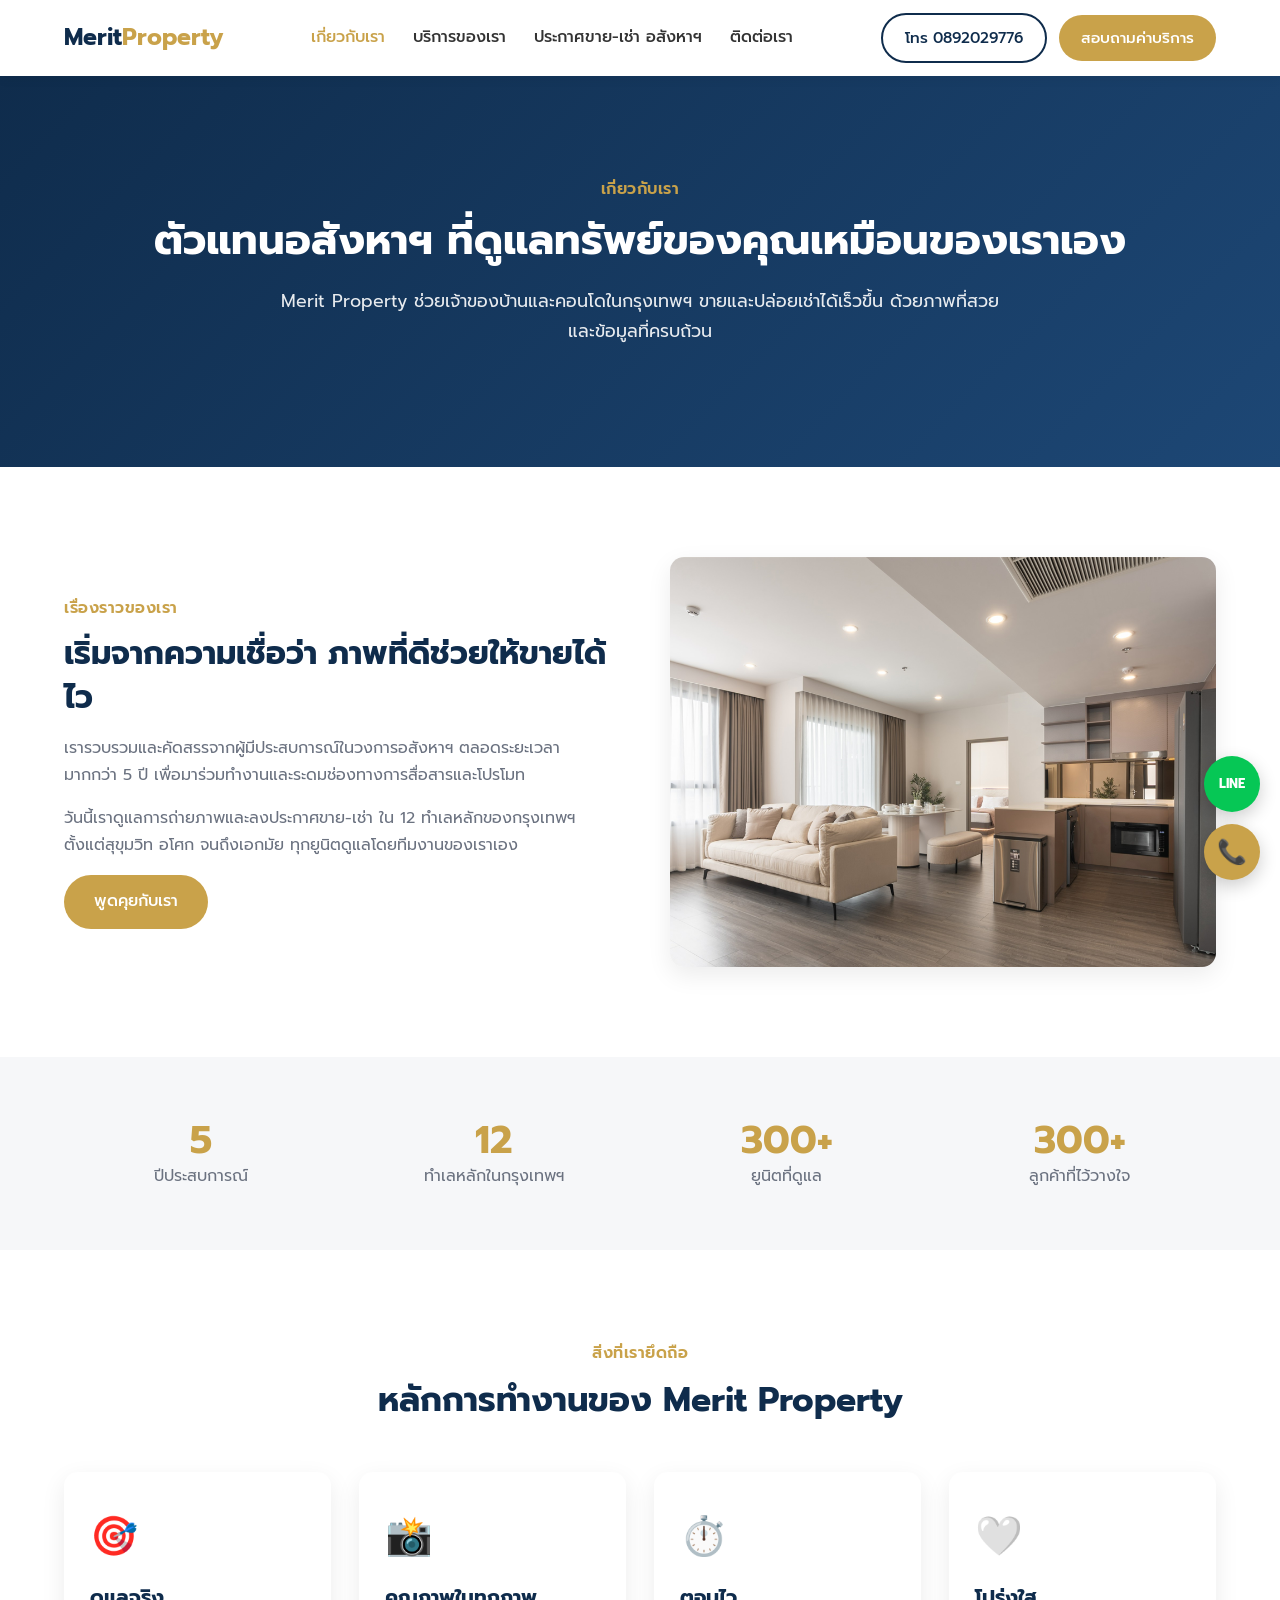
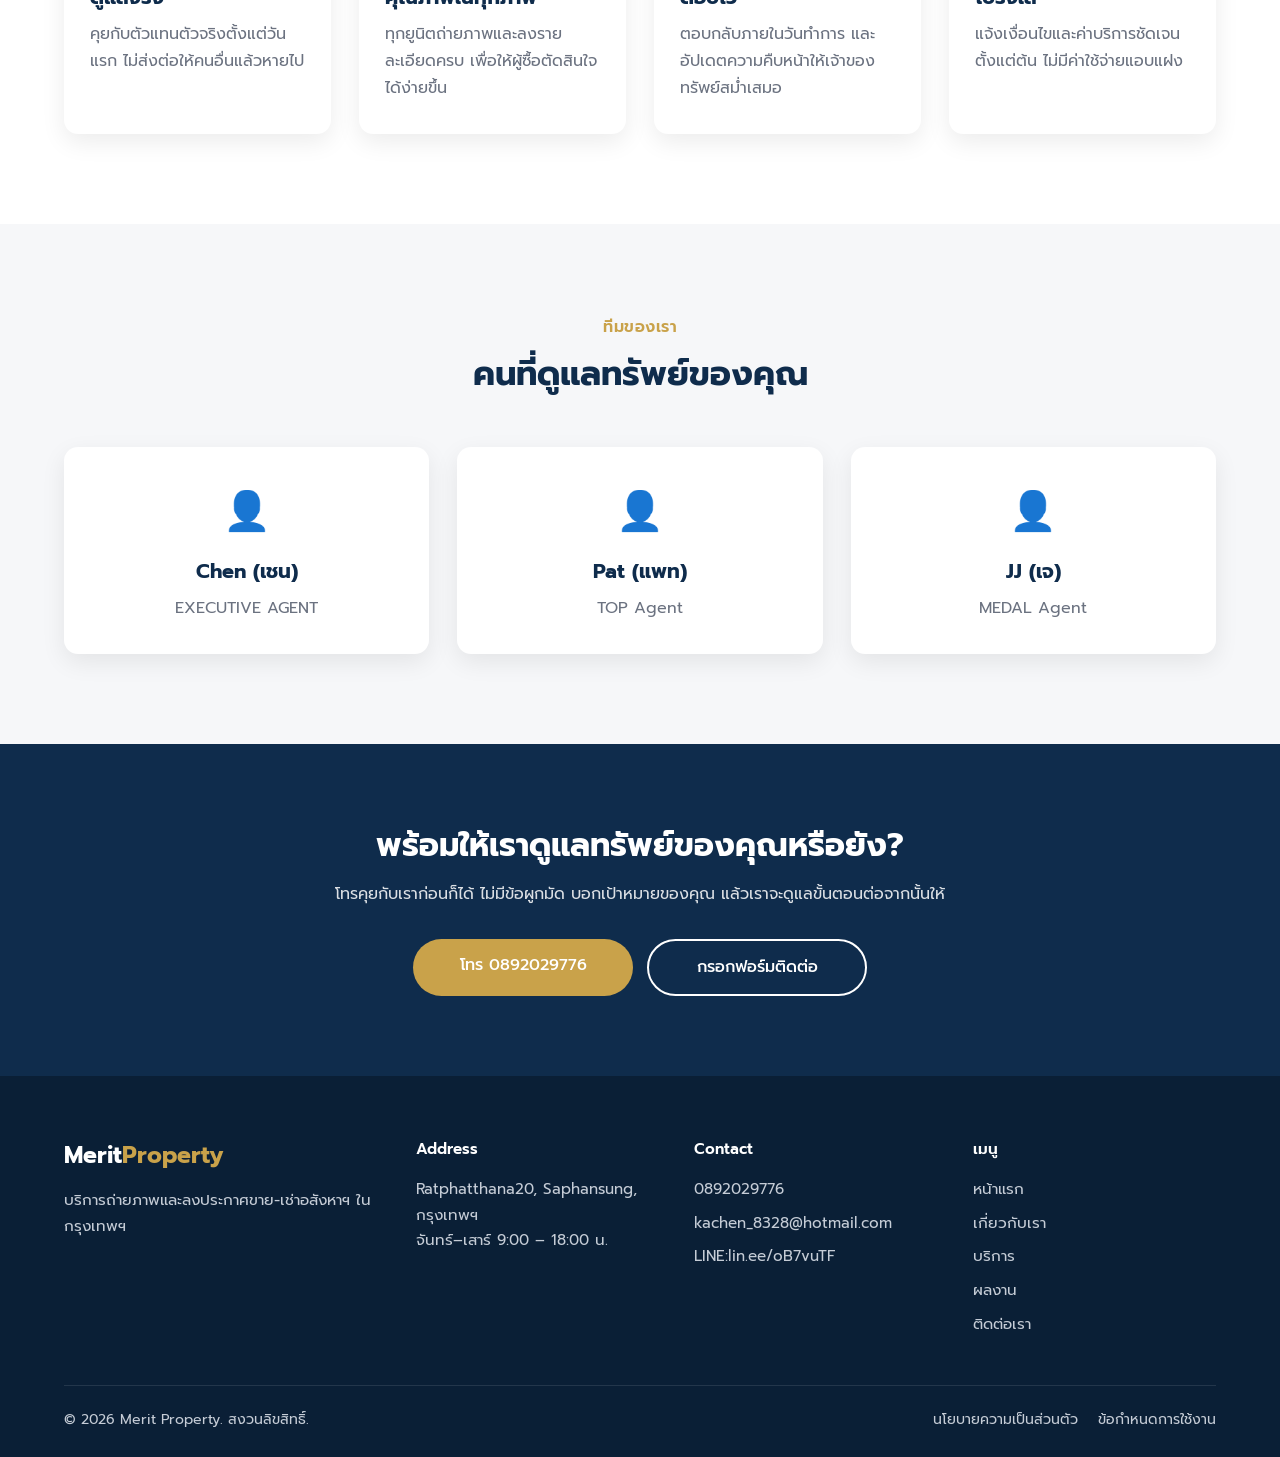
<file: about.html>
<!DOCTYPE html>
<html lang="th">
<head>
  <meta charset="UTF-8" />
  <meta name="viewport" content="width=device-width, initial-scale=1.0" />
  <title>เกี่ยวกับเรา | Merit Property</title>
  <meta name="description" content="รู้จัก Merit Property ทีมตัวแทนอสังหาฯ ในกรุงเทพฯ ที่ดูแลการถ่ายภาพและลงประกาศขาย-เช่าด้วยตัวเอง" />
  <link href="https://fonts.googleapis.com/css2?family=Prompt:wght@300;400;500;600;700&display=swap" rel="stylesheet" />
  <link rel="stylesheet" href="style.css" />
</head>
<body>
<style>
    :root{
      --primary:#0f2c4c; --primary-dark:#0a1f36; --accent:#c9a24a; --accent-dark:#b08a35;
      --light:#f6f7f9; --text:#333; --muted:#6b7280; --white:#fff;
      --radius:14px; --shadow:0 8px 24px rgba(0,0,0,.08);
    }
    *{margin:0;padding:0;box-sizing:border-box}
    html{scroll-behavior:smooth}
    body{font-family:'Prompt',sans-serif;color:var(--text);line-height:1.7;background:var(--white)}
    a{text-decoration:none;color:inherit}
    .container{width:90%;max-width:1200px;margin:auto}
    section{padding:90px 0}
    .eyebrow{display:inline-block;color:var(--accent);font-weight:600;letter-spacing:.5px;margin-bottom:10px}
    h1,h2,h3{color:var(--primary);line-height:1.35}
    .btn{display:inline-block;padding:13px 30px;border-radius:50px;font-weight:500;transition:.3s;cursor:pointer;border:none;font-family:inherit;font-size:1rem;text-align:center}
    .btn-primary{background:var(--accent);color:var(--white)}
    .btn-primary:hover{background:var(--accent-dark);transform:translateY(-2px)}
    .btn-outline{border:2px solid var(--primary);color:var(--primary);background:transparent}
    .btn-outline:hover{background:var(--primary);color:var(--white)}
    .btn-light{border:2px solid var(--white);color:var(--white)}
    .btn-light:hover{background:var(--white);color:var(--primary)}

    /* ===== Header ===== */
    header{position:sticky;top:0;z-index:1000;background:var(--white);box-shadow:0 2px 12px rgba(0,0,0,.06)}
    nav{display:flex;justify-content:space-between;align-items:center;height:76px;gap:20px}
    .logo{font-size:1.45rem;font-weight:700;color:var(--primary)}
    .logo b{color:var(--accent)}
    .nav-links{display:flex;gap:28px;list-style:none}
    .nav-links a{font-weight:500;transition:.3s}
    .nav-links a:hover,.nav-links a.active{color:var(--accent)}
    .nav-actions{display:flex;gap:12px;align-items:center}
    .nav-actions .btn{padding:10px 22px;font-size:.95rem}
    .menu-toggle{display:none;font-size:1.8rem;background:none;border:none;cursor:pointer;color:var(--primary)}

    /* ===== Hero ===== */
    .hero{background:linear-gradient(135deg,var(--primary),#1d4775);color:var(--white);text-align:center;padding:100px 0 90px}
    .hero .eyebrow{color:var(--accent)}
    .hero h1{color:var(--white);font-size:2.6rem;margin-bottom:18px}
    .hero p{max-width:720px;margin:0 auto 30px;opacity:.9;font-size:1.1rem}
    .hero p a{color:var(--accent);font-weight:600;text-decoration:underline}
    .hero-buttons{display:flex;gap:14px;justify-content:center;flex-wrap:wrap}

    /* ===== Contact ===== */
    .contact-wrap{display:grid;grid-template-columns:1fr 1.25fr;gap:50px;align-items:start}
    .contact-text h2{font-size:2rem;margin-bottom:8px}
    .contact-text p{color:var(--muted);margin-bottom:28px}
    .info-item{display:flex;gap:14px;align-items:flex-start;margin-bottom:18px}
    .info-item .ic{width:46px;height:46px;flex-shrink:0;border-radius:12px;background:var(--light);display:flex;align-items:center;justify-content:center;font-size:1.25rem}
    .info-item small{display:block;color:var(--muted);font-size:.85rem}
    .info-item a{word-break:break-all}
    .info-item a:hover{color:var(--accent)}
    .map{margin-top:24px;border-radius:var(--radius);overflow:hidden;box-shadow:var(--shadow)}
    .map iframe{width:100%;height:260px;border:0;display:block}

    .contact-form{background:var(--white);padding:40px;border-radius:var(--radius);box-shadow:var(--shadow);border:1px solid #eee}
    .form-row{display:grid;grid-template-columns:1fr 1fr;gap:16px}
    .form-group{margin-bottom:18px}
    .form-group label{display:block;margin-bottom:6px;font-weight:500;font-size:.95rem}
    .form-group label .req{color:#d14343}
    .form-group input,.form-group select,.form-group textarea{width:100%;padding:12px 15px;border:1px solid #ddd;border-radius:8px;font-family:inherit;font-size:1rem;transition:.3s;background:var(--white)}
    .form-group input:focus,.form-group select:focus,.form-group textarea:focus{outline:none;border-color:var(--accent);box-shadow:0 0 0 3px rgba(201,162,74,.15)}
    .form-note{font-size:.85rem;color:var(--muted);margin-top:12px;text-align:center}
    .form-msg{margin-top:15px;padding:12px;border-radius:8px;display:none}
    .form-msg.success{display:block;background:#e7f6ec;color:#1e7b3a}
    .form-msg.error{display:block;background:#fdeaea;color:#b42318}

    /* ===== Service Area ===== */
    .area{background:var(--light);text-align:center}
    .area h2{font-size:2rem;margin-bottom:14px}
    .area p{max-width:720px;margin:0 auto 30px;color:var(--muted)}
    .chips{display:flex;flex-wrap:wrap;gap:10px;justify-content:center;margin-bottom:35px}
    .chip{background:var(--white);border:1px solid #e3e3e3;padding:8px 18px;border-radius:30px;font-size:.95rem}
    .chip.main{border-color:var(--accent);color:var(--primary);font-weight:500}

    /* ===== FAQ ===== */
    .faq-wrap{display:grid;grid-template-columns:1fr 1.4fr;gap:50px}
    .faq-intro h2{font-size:2rem;margin-bottom:14px}
    .faq-intro p{color:var(--muted);margin-bottom:24px}
    .faq-intro .info-item a{font-weight:500}
    details{border:1px solid #e6e6e6;border-radius:10px;margin-bottom:12px;background:var(--white);transition:.3s}
    details[open]{border-color:var(--accent);box-shadow:var(--shadow)}
    summary{padding:18px 22px;cursor:pointer;font-weight:500;color:var(--primary);list-style:none;display:flex;justify-content:space-between;align-items:center;gap:10px}
    summary::-webkit-details-marker{display:none}
    summary::after{content:"+";font-size:1.5rem;color:var(--accent);transition:.3s;flex-shrink:0}
    details[open] summary::after{transform:rotate(45deg)}
    details .answer{padding:0 22px 18px;color:var(--muted)}

    /* ===== CTA ===== */
    .cta{background:var(--primary);color:var(--white);text-align:center;padding:80px 0}
    .cta h2{color:var(--white);font-size:2rem;margin-bottom:14px}
    .cta p{opacity:.85;max-width:650px;margin:0 auto 30px}
    .cta .hero-buttons .btn{min-width:220px;word-break:break-all}

    /* ===== Footer ===== */
    footer{background:var(--primary-dark);color:#c5ccd6;padding:60px 0 25px;font-size:.95rem}
    .footer-grid{display:grid;grid-template-columns:1.3fr 1fr 1fr 1fr;gap:35px;margin-bottom:40px}
    footer .logo{color:var(--white);display:inline-block;margin-bottom:12px}
    footer h4{color:var(--white);margin-bottom:14px;font-weight:600}
    footer ul{list-style:none}
    footer li{margin-bottom:8px;word-break:break-all}
    footer a:hover{color:var(--accent)}
    .footer-bottom{border-top:1px solid rgba(255,255,255,.1);padding-top:22px;display:flex;justify-content:space-between;flex-wrap:wrap;gap:12px;font-size:.88rem}
    .footer-bottom .links{display:flex;gap:20px}

    /* ===== Floating Buttons ===== */
    .float-btns{position:fixed;right:20px;bottom:20px;display:flex;flex-direction:column;gap:12px;z-index:999}
    .float-btns a{width:56px;height:56px;border-radius:50%;display:flex;align-items:center;justify-content:center;color:var(--white);font-weight:700;box-shadow:0 6px 18px rgba(0,0,0,.2);transition:.3s;font-size:.8rem}
    .float-btns a:hover{transform:scale(1.1)}
    .float-line{background:#06c755}
    .float-call{background:var(--accent);font-size:1.5rem!important}

    /* ===== Responsive ===== */
    @media (max-width:992px){
      .contact-wrap,.faq-wrap{grid-template-columns:1fr}
      .footer-grid{grid-template-columns:1fr 1fr}
      .hero h1{font-size:2.1rem}
    }
    @media (max-width:820px){
      .menu-toggle{display:block}
      .nav-actions .btn-outline{display:none}
      .nav-links{position:absolute;top:76px;left:0;width:100%;flex-direction:column;background:var(--white);text-align:center;gap:0;display:none;box-shadow:0 10px 20px rgba(0,0,0,.08)}
      .nav-links.show{display:flex}
      .nav-links li{padding:14px 0;border-top:1px solid #f0f0f0}
    }
    @media (max-width:600px){
      section{padding:65px 0}
      .form-row{grid-template-columns:1fr}
      .contact-form{padding:28px 22px}
      .footer-grid{grid-template-columns:1fr}
      .nav-actions .btn{padding:9px 16px;font-size:.88rem}
    }
  </style>
  <header>
    <div class="container">
      <nav>
        <a href="index.html" class="logo">Merit<b>Property</b></a>
        <ul class="nav-links" id="navLinks">
          <li><a href="about.html">เกี่ยวกับเรา</a></li>
          <li><a href="services.html">บริการของเรา</a></li>
          <li><a href="portfolio.html">ประกาศขาย-เช่า อสังหาฯ</a></li>
          <li><a href="contact.html">ติดต่อเรา</a></li>
        </ul>
        <div class="nav-actions">
          <a class="btn btn-outline js-tel">โทร <span class="js-phone"></span></a>
          <a href="contact.html#contact-form" class="btn btn-primary">สอบถามค่าบริการ</a>
          <button class="menu-toggle" id="menuToggle" aria-label="เมนู">☰</button>
        </div>
      </nav>
    </div>
  </header>

  <section class="hero">
    <div class="container">
      <span class="eyebrow">เกี่ยวกับเรา</span>
      <h1>ตัวแทนอสังหาฯ ที่ดูแลทรัพย์ของคุณเหมือนของเราเอง</h1>
      <p>Merit Property ช่วยเจ้าของบ้านและคอนโดในกรุงเทพฯ ขายและปล่อยเช่าได้เร็วขึ้น ด้วยภาพที่สวยและข้อมูลที่ครบถ้วน</p>
    </div>
  </section>

  <!-- ===== Story ===== -->
  <section>
    <div class="container split">
      <div>
        <span class="eyebrow">เรื่องราวของเรา</span>
        <h2>เริ่มจากความเชื่อว่า ภาพที่ดีช่วยให้ขายได้ไว</h2>
        <p>เรารวบรวมและคัดสรรจากผู้มีประสบการณ์ในวงการอสังหาฯ ตลอดระยะเวลามากกว่า 5 ปี เพื่อมาร่วมทำงานและระดมช่องทางการสื่อสารและโปรโมท</p>
        <p>วันนี้เราดูแลการถ่ายภาพและลงประกาศขาย-เช่า ใน 12 ทำเลหลักของกรุงเทพฯ ตั้งแต่สุขุมวิท อโศก จนถึงเอกมัย ทุกยูนิตดูแลโดยทีมงานของเราเอง</p>
        <a href="contact.html" class="btn btn-primary">พูดคุยกับเรา</a>
      </div>
      <img src="propertyphotos/cover/about/id0skvpr4.jpg" alt="ห้องนั่งเล่นคอนโดในกรุงเทพฯ" loading="lazy" />
    </div>
  </section>

  <!-- ===== Stats ===== -->
  <section class="bg-light" style="padding:60px 0">
    <div class="container stats">
      <div class="stat"><b>5</b><span>ปีประสบการณ์</span></div>
      <div class="stat"><b>12</b><span>ทำเลหลักในกรุงเทพฯ</span></div>
      <div class="stat"><b>300+</b><span>ยูนิตที่ดูแล</span></div>
      <div class="stat"><b>300+</b><span>ลูกค้าที่ไว้วางใจ</span></div>
    </div>
  </section>

  <!-- ===== Values ===== -->
  <section>
    <div class="container">
      <div class="section-title">
        <span class="eyebrow">สิ่งที่เรายึดถือ</span>
        <h2>หลักการทำงานของ Merit Property</h2>
      </div>
      <div class="grid">
        <div class="card"><div class="icon">🎯</div><h3>ดูแลจริง</h3><p>คุยกับตัวแทนตัวจริงตั้งแต่วันแรก ไม่ส่งต่อให้คนอื่นแล้วหายไป</p></div>
        <div class="card"><div class="icon">📸</div><h3>คุณภาพในทุกภาพ</h3><p>ทุกยูนิตถ่ายภาพและลงรายละเอียดครบ เพื่อให้ผู้ซื้อตัดสินใจได้ง่ายขึ้น</p></div>
        <div class="card"><div class="icon">⏱️</div><h3>ตอบไว</h3><p>ตอบกลับภายในวันทำการ และอัปเดตความคืบหน้าให้เจ้าของทรัพย์สม่ำเสมอ</p></div>
        <div class="card"><div class="icon">🤍</div><h3>โปร่งใส</h3><p>แจ้งเงื่อนไขและค่าบริการชัดเจนตั้งแต่ต้น ไม่มีค่าใช้จ่ายแอบแฝง</p></div>
      </div>
    </div>
  </section>

  <!-- ===== Team (ใส่ข้อมูลทีมจริง หรือลบส่วนนี้ได้) ===== -->
  <section class="bg-light">
    <div class="container">
      <div class="section-title">
        <span class="eyebrow">ทีมของเรา</span>
        <h2>คนที่ดูแลทรัพย์ของคุณ</h2>
      </div>
      <div class="grid">
        <div class="card" style="text-align:center"><div class="icon">👤</div><h3>Chen (เชน)</h3><p>EXECUTIVE AGENT</p></div>
        <div class="card" style="text-align:center"><div class="icon">👤</div><h3>Pat (แพท)</h3><p>TOP Agent</p></div>
        <div class="card" style="text-align:center"><div class="icon">👤</div><h3> JJ (เจ) </h3><p>MEDAL Agent</p></div>
      </div>
    </div>
  </section>

  <section class="cta">
    <div class="container">
      <h2>พร้อมให้เราดูแลทรัพย์ของคุณหรือยัง?</h2>
      <p>โทรคุยกับเราก่อนก็ได้ ไม่มีข้อผูกมัด บอกเป้าหมายของคุณ แล้วเราจะดูแลขั้นตอนต่อจากนั้นให้</p>
      <div class="hero-buttons">
        <a class="btn btn-primary js-tel">โทร <span class="js-phone"></span></a>
        <a href="contact.html#contact-form" class="btn btn-light">กรอกฟอร์มติดต่อ</a>
      </div>
    </div>
  </section>

  <footer>
    <div class="container">
      <div class="footer-grid">
        <div>
          <a href="index.html" class="logo">Merit<b style="color:var(--accent)">Property</b></a>
          <p>บริการถ่ายภาพและลงประกาศขาย-เช่าอสังหาฯ ในกรุงเทพฯ</p>
        </div>
        <div>
          <h4>Address</h4>
          <p>Ratphatthana20, Saphansung, กรุงเทพฯ</p>
          <p>จันทร์–เสาร์ 9:00 – 18:00 น.</p>
        </div>
        <div>
          <h4>Contact</h4>
          <ul>
            <li><a class="js-tel"><span class="js-phone"></span></a></li>
            <li><a class="js-mail"><span class="js-email"></span></a></li>
            <li><a class="js-line" target="_blank" rel="noopener">LINE:lin.ee/oB7vuTF</a></li>
          </ul>
        </div>
        <div>
          <h4>เมนู</h4>
          <ul>
            <li><a href="index.html">หน้าแรก</a></li>
            <li><a href="about.html">เกี่ยวกับเรา</a></li>
            <li><a href="services.html">บริการ</a></li>
            <li><a href="portfolio.html">ผลงาน</a></li>
            <li><a href="contact.html">ติดต่อเรา</a></li>
          </ul>
        </div>
      </div>
      <div class="footer-bottom">
        <span>© <span id="year"></span> Merit Property. สงวนลิขสิทธิ์.</span>
        <div class="links"><a href="privacy.html">นโยบายความเป็นส่วนตัว</a><a href="terms.html">ข้อกำหนดการใช้งาน</a></div>
      </div>
    </div>
  </footer>

  <div class="float-btns">
    <a class="float-line js-line" target="_blank" rel="noopener" aria-label="LINE">LINE</a>
    <a class="float-call js-tel" aria-label="โทร">📞</a>
  </div>

  <script src="main.js"></script>
</body>
</html>
</file>
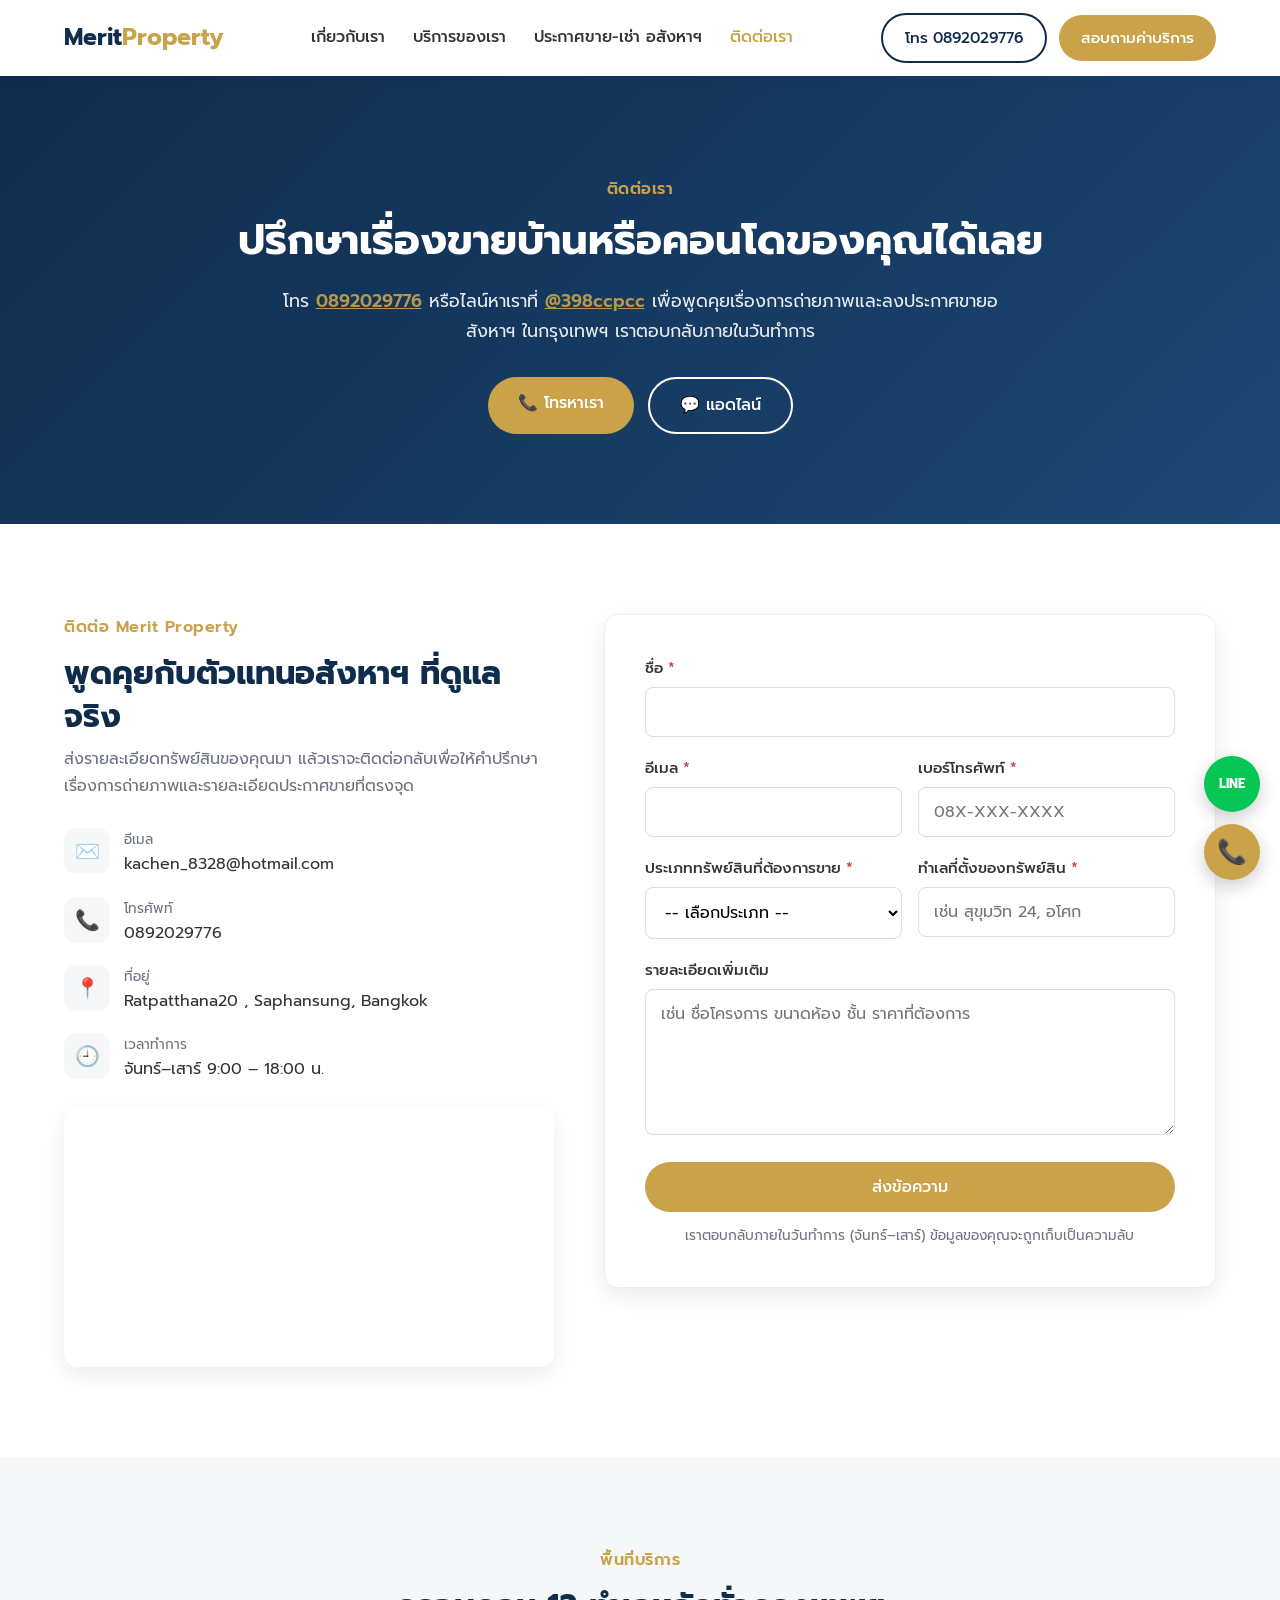
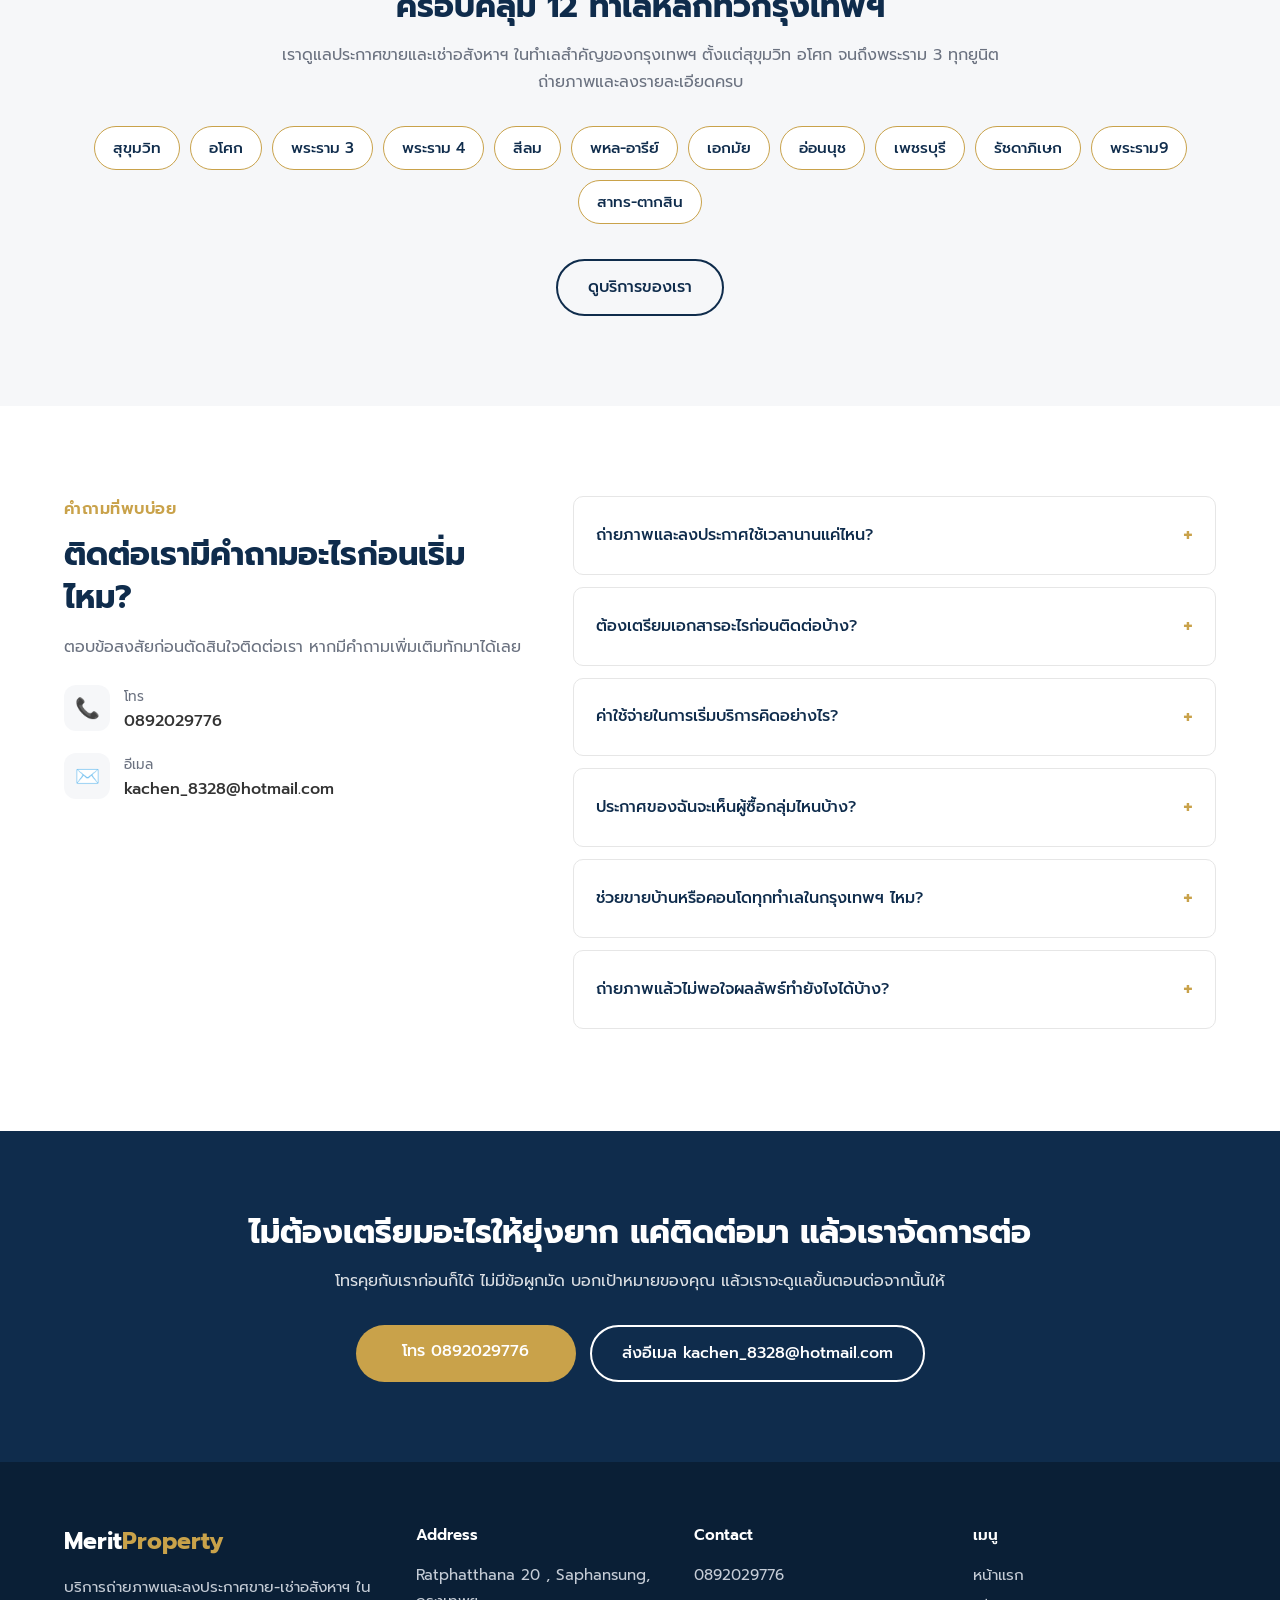
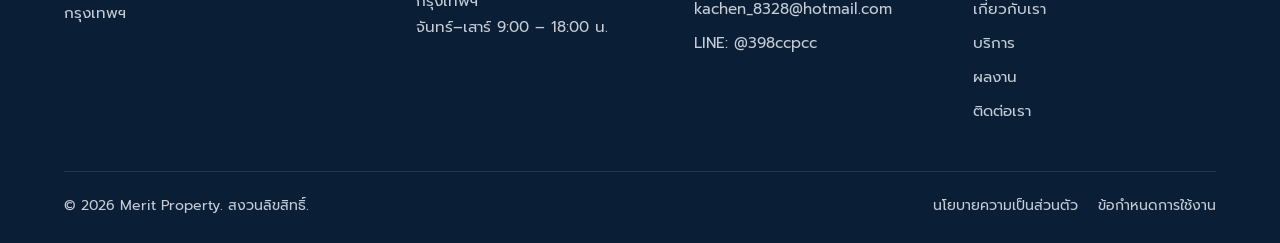
<file: contact.html>
<!DOCTYPE html>
<html lang="th">
<head>
  <meta charset="UTF-8" />
  <meta name="viewport" content="width=device-width, initial-scale=1.0" />
  <title>ติดต่อเรา | Merit Property</title>
  <meta name="description" content="ปรึกษาเรื่องขายบ้านหรือคอนโดกับ Merit Property บริการถ่ายภาพและลงประกาศขายอสังหาฯ ในกรุงเทพฯ ครอบคลุม 12 ทำเลหลัก" />
  <link href="https://fonts.googleapis.com/css2?family=Prompt:wght@300;400;500;600;700&display=swap" rel="stylesheet" />
  <style>
    :root{
      --primary:#0f2c4c; --primary-dark:#0a1f36; --accent:#c9a24a; --accent-dark:#b08a35;
      --light:#f6f7f9; --text:#333; --muted:#6b7280; --white:#fff;
      --radius:14px; --shadow:0 8px 24px rgba(0,0,0,.08);
    }
    *{margin:0;padding:0;box-sizing:border-box}
    html{scroll-behavior:smooth}
    body{font-family:'Prompt',sans-serif;color:var(--text);line-height:1.7;background:var(--white)}
    a{text-decoration:none;color:inherit}
    .container{width:90%;max-width:1200px;margin:auto}
    section{padding:90px 0}
    .eyebrow{display:inline-block;color:var(--accent);font-weight:600;letter-spacing:.5px;margin-bottom:10px}
    h1,h2,h3{color:var(--primary);line-height:1.35}
    .btn{display:inline-block;padding:13px 30px;border-radius:50px;font-weight:500;transition:.3s;cursor:pointer;border:none;font-family:inherit;font-size:1rem;text-align:center}
    .btn-primary{background:var(--accent);color:var(--white)}
    .btn-primary:hover{background:var(--accent-dark);transform:translateY(-2px)}
    .btn-outline{border:2px solid var(--primary);color:var(--primary);background:transparent}
    .btn-outline:hover{background:var(--primary);color:var(--white)}
    .btn-light{border:2px solid var(--white);color:var(--white)}
    .btn-light:hover{background:var(--white);color:var(--primary)}

    /* ===== Header ===== */
    header{position:sticky;top:0;z-index:1000;background:var(--white);box-shadow:0 2px 12px rgba(0,0,0,.06)}
    nav{display:flex;justify-content:space-between;align-items:center;height:76px;gap:20px}
    .logo{font-size:1.45rem;font-weight:700;color:var(--primary)}
    .logo b{color:var(--accent)}
    .nav-links{display:flex;gap:28px;list-style:none}
    .nav-links a{font-weight:500;transition:.3s}
    .nav-links a:hover,.nav-links a.active{color:var(--accent)}
    .nav-actions{display:flex;gap:12px;align-items:center}
    .nav-actions .btn{padding:10px 22px;font-size:.95rem}
    .menu-toggle{display:none;font-size:1.8rem;background:none;border:none;cursor:pointer;color:var(--primary)}

    /* ===== Hero ===== */
    .hero{background:linear-gradient(135deg,var(--primary),#1d4775);color:var(--white);text-align:center;padding:100px 0 90px}
    .hero .eyebrow{color:var(--accent)}
    .hero h1{color:var(--white);font-size:2.6rem;margin-bottom:18px}
    .hero p{max-width:720px;margin:0 auto 30px;opacity:.9;font-size:1.1rem}
    .hero p a{color:var(--accent);font-weight:600;text-decoration:underline}
    .hero-buttons{display:flex;gap:14px;justify-content:center;flex-wrap:wrap}

    /* ===== Contact ===== */
    .contact-wrap{display:grid;grid-template-columns:1fr 1.25fr;gap:50px;align-items:start}
    .contact-text h2{font-size:2rem;margin-bottom:8px}
    .contact-text p{color:var(--muted);margin-bottom:28px}
    .info-item{display:flex;gap:14px;align-items:flex-start;margin-bottom:18px}
    .info-item .ic{width:46px;height:46px;flex-shrink:0;border-radius:12px;background:var(--light);display:flex;align-items:center;justify-content:center;font-size:1.25rem}
    .info-item small{display:block;color:var(--muted);font-size:.85rem}
    .info-item a{word-break:break-all}
    .info-item a:hover{color:var(--accent)}
    .map{margin-top:24px;border-radius:var(--radius);overflow:hidden;box-shadow:var(--shadow)}
    .map iframe{width:100%;height:260px;border:0;display:block}

    .contact-form{background:var(--white);padding:40px;border-radius:var(--radius);box-shadow:var(--shadow);border:1px solid #eee}
    .form-row{display:grid;grid-template-columns:1fr 1fr;gap:16px}
    .form-group{margin-bottom:18px}
    .form-group label{display:block;margin-bottom:6px;font-weight:500;font-size:.95rem}
    .form-group label .req{color:#d14343}
    .form-group input,.form-group select,.form-group textarea{width:100%;padding:12px 15px;border:1px solid #ddd;border-radius:8px;font-family:inherit;font-size:1rem;transition:.3s;background:var(--white)}
    .form-group input:focus,.form-group select:focus,.form-group textarea:focus{outline:none;border-color:var(--accent);box-shadow:0 0 0 3px rgba(201,162,74,.15)}
    .form-note{font-size:.85rem;color:var(--muted);margin-top:12px;text-align:center}
    .form-msg{margin-top:15px;padding:12px;border-radius:8px;display:none}
    .form-msg.success{display:block;background:#e7f6ec;color:#1e7b3a}
    .form-msg.error{display:block;background:#fdeaea;color:#b42318}

    /* ===== Service Area ===== */
    .area{background:var(--light);text-align:center}
    .area h2{font-size:2rem;margin-bottom:14px}
    .area p{max-width:720px;margin:0 auto 30px;color:var(--muted)}
    .chips{display:flex;flex-wrap:wrap;gap:10px;justify-content:center;margin-bottom:35px}
    .chip{background:var(--white);border:1px solid #e3e3e3;padding:8px 18px;border-radius:30px;font-size:.95rem}
    .chip.main{border-color:var(--accent);color:var(--primary);font-weight:500}

    /* ===== FAQ ===== */
    .faq-wrap{display:grid;grid-template-columns:1fr 1.4fr;gap:50px}
    .faq-intro h2{font-size:2rem;margin-bottom:14px}
    .faq-intro p{color:var(--muted);margin-bottom:24px}
    .faq-intro .info-item a{font-weight:500}
    details{border:1px solid #e6e6e6;border-radius:10px;margin-bottom:12px;background:var(--white);transition:.3s}
    details[open]{border-color:var(--accent);box-shadow:var(--shadow)}
    summary{padding:18px 22px;cursor:pointer;font-weight:500;color:var(--primary);list-style:none;display:flex;justify-content:space-between;align-items:center;gap:10px}
    summary::-webkit-details-marker{display:none}
    summary::after{content:"+";font-size:1.5rem;color:var(--accent);transition:.3s;flex-shrink:0}
    details[open] summary::after{transform:rotate(45deg)}
    details .answer{padding:0 22px 18px;color:var(--muted)}

    /* ===== CTA ===== */
    .cta{background:var(--primary);color:var(--white);text-align:center;padding:80px 0}
    .cta h2{color:var(--white);font-size:2rem;margin-bottom:14px}
    .cta p{opacity:.85;max-width:650px;margin:0 auto 30px}
    .cta .hero-buttons .btn{min-width:220px;word-break:break-all}

    /* ===== Footer ===== */
    footer{background:var(--primary-dark);color:#c5ccd6;padding:60px 0 25px;font-size:.95rem}
    .footer-grid{display:grid;grid-template-columns:1.3fr 1fr 1fr 1fr;gap:35px;margin-bottom:40px}
    footer .logo{color:var(--white);display:inline-block;margin-bottom:12px}
    footer h4{color:var(--white);margin-bottom:14px;font-weight:600}
    footer ul{list-style:none}
    footer li{margin-bottom:8px;word-break:break-all}
    footer a:hover{color:var(--accent)}
    .footer-bottom{border-top:1px solid rgba(255,255,255,.1);padding-top:22px;display:flex;justify-content:space-between;flex-wrap:wrap;gap:12px;font-size:.88rem}
    .footer-bottom .links{display:flex;gap:20px}

    /* ===== Floating Buttons ===== */
    .float-btns{position:fixed;right:20px;bottom:20px;display:flex;flex-direction:column;gap:12px;z-index:999}
    .float-btns a{width:56px;height:56px;border-radius:50%;display:flex;align-items:center;justify-content:center;color:var(--white);font-weight:700;box-shadow:0 6px 18px rgba(0,0,0,.2);transition:.3s;font-size:.8rem}
    .float-btns a:hover{transform:scale(1.1)}
    .float-line{background:#06c755}
    .float-call{background:var(--accent);font-size:1.5rem!important}

    /* ===== Responsive ===== */
    @media (max-width:992px){
      .contact-wrap,.faq-wrap{grid-template-columns:1fr}
      .footer-grid{grid-template-columns:1fr 1fr}
      .hero h1{font-size:2.1rem}
    }
    @media (max-width:820px){
      .menu-toggle{display:block}
      .nav-actions .btn-outline{display:none}
      .nav-links{position:absolute;top:76px;left:0;width:100%;flex-direction:column;background:var(--white);text-align:center;gap:0;display:none;box-shadow:0 10px 20px rgba(0,0,0,.08)}
      .nav-links.show{display:flex}
      .nav-links li{padding:14px 0;border-top:1px solid #f0f0f0}
    }
    @media (max-width:600px){
      section{padding:65px 0}
      .form-row{grid-template-columns:1fr}
      .contact-form{padding:28px 22px}
      .footer-grid{grid-template-columns:1fr}
      .nav-actions .btn{padding:9px 16px;font-size:.88rem}
    }
  </style>
</head>
<body>

  <!-- ===== Header ===== -->
  <header>
    <div class="container">
      <nav>
        <a href="index.html" class="logo">Merit<b>Property</b></a>
        <!-- ถ้ามีไฟล์โลโก้: <a href="index.html"><img src="logo.png" alt="Merit Property" height="44"></a> -->
        <ul class="nav-links" id="navLinks">
          <li><a href="about.html">เกี่ยวกับเรา</a></li>
          <li><a href="services.html">บริการของเรา</a></li>
          <li><a href="portfolio.html">ประกาศขาย-เช่า อสังหาฯ</a></li>
          <li><a href="contact.html" class="active">ติดต่อเรา</a></li>
        </ul>
        <div class="nav-actions">
          <a class="btn btn-outline js-tel">โทร <span class="js-phone"></span></a>
          <a href="#contact-form" class="btn btn-primary">สอบถามค่าบริการ</a>
          <button class="menu-toggle" id="menuToggle" aria-label="เมนู">☰</button>
        </div>
      </nav>
    </div>
  </header>

  <!-- ===== Hero ===== -->
  <section class="hero">
    <div class="container">
      <span class="eyebrow">ติดต่อเรา</span>
      <h1>ปรึกษาเรื่องขายบ้านหรือคอนโดของคุณได้เลย</h1>
      <p>
        โทร <a class="js-tel"><span class="js-phone"></span></a>
        หรือไลน์หาเราที่ <a class="js-line" target="_blank" rel="noopener">@398ccpcc</a>
        เพื่อพูดคุยเรื่องการถ่ายภาพและลงประกาศขายอสังหาฯ ในกรุงเทพฯ เราตอบกลับภายในวันทำการ
      </p>
      <div class="hero-buttons">
        <a class="btn btn-primary js-tel">📞 โทรหาเรา</a>
        <a class="btn btn-light js-line" target="_blank" rel="noopener">💬 แอดไลน์</a>
      </div>
    </div>
  </section>

  <!-- ===== Contact + Form ===== -->
  <section id="contact-form">
    <div class="container contact-wrap">
      <div class="contact-text">
        <span class="eyebrow">ติดต่อ Merit Property</span>
        <h2>พูดคุยกับตัวแทนอสังหาฯ ที่ดูแลจริง</h2>
        <p>ส่งรายละเอียดทรัพย์สินของคุณมา แล้วเราจะติดต่อกลับเพื่อให้คำปรึกษาเรื่องการถ่ายภาพและรายละเอียดประกาศขายที่ตรงจุด</p>

        <div class="info-item"><div class="ic">✉️</div><div><small>อีเมล</small><a class="js-mail"><span class="js-email"></span></a></div></div>
        <div class="info-item"><div class="ic">📞</div><div><small>โทรศัพท์</small><a class="js-tel"><span class="js-phone"></span></a></div></div>
        <div class="info-item"><div class="ic">📍</div><div><small>ที่อยู่</small>Ratpatthana20 , Saphansung, Bangkok</div></div>
        <div class="info-item"><div class="ic">🕘</div><div><small>เวลาทำการ</small>จันทร์–เสาร์ 9:00 – 18:00 น.</div></div>

        <div class="map">
          <iframe src="https://www.google.com/maps?q=Radpatthana20,+Saphansung,+Bangkok&output=embed" loading="lazy" title="แผนที่ Merit Property"></iframe>
        </div>
      </div>

      <form class="contact-form" id="contactForm">
        <div class="form-group">
          <label for="name">ชื่อ <span class="req">*</span></label>
          <input type="text" id="name" name="ชื่อ" required />
        </div>
        <div class="form-row">
          <div class="form-group">
            <label for="email">อีเมล <span class="req">*</span></label>
            <input type="email" id="email" name="อีเมล" required />
          </div>
          <div class="form-group">
            <label for="phone">เบอร์โทรศัพท์ <span class="req">*</span></label>
            <input type="tel" id="phone" name="เบอร์โทรศัพท์" pattern="[0-9\-\s]{9,12}" placeholder="08X-XXX-XXXX" required />
          </div>
        </div>
        <div class="form-row">
          <div class="form-group">
            <label for="ptype">ประเภททรัพย์สินที่ต้องการขาย <span class="req">*</span></label>
            <select id="ptype" name="ประเภททรัพย์สิน" required>
              <option value="">-- เลือกประเภท --</option>
              <option>คอนโดมิเนียม</option>
              <option>บ้านเดี่ยว</option>
              <option>ทาวน์โฮม / ทาวน์เฮาส์</option>
              <option>อาคารพาณิชย์</option>
              <option>ที่ดิน</option>
              <option>อื่น ๆ</option>
            </select>
          </div>
          <div class="form-group">
            <label for="location">ทำเลที่ตั้งของทรัพย์สิน <span class="req">*</span></label>
            <input type="text" id="location" name="ทำเลที่ตั้ง" placeholder="เช่น สุขุมวิท 24, อโศก" required />
          </div>
        </div>
        <div class="form-group">
          <label for="message">รายละเอียดเพิ่มเติม</label>
          <textarea id="message" name="รายละเอียดเพิ่มเติม" rows="5" placeholder="เช่น ชื่อโครงการ ขนาดห้อง ชั้น ราคาที่ต้องการ"></textarea>
        </div>
        <!-- กันสแปม (ห้ามลบ) -->
        <input type="text" name="_gotcha" style="display:none" tabindex="-1" autocomplete="off" />
        <button type="submit" class="btn btn-primary" style="width:100%">ส่งข้อความ</button>
        <p class="form-note">เราตอบกลับภายในวันทำการ (จันทร์–เสาร์) ข้อมูลของคุณจะถูกเก็บเป็นความลับ</p>
        <div class="form-msg" id="formMsg"></div>
      </form>
    </div>
  </section>

  <!-- ===== Service Area ===== -->
  <section class="area">
    <div class="container">
      <span class="eyebrow">พื้นที่บริการ</span>
      <h2>ครอบคลุม 12 ทำเลหลักทั่วกรุงเทพฯ</h2>
      <p>เราดูแลประกาศขายและเช่าอสังหาฯ ในทำเลสำคัญของกรุงเทพฯ ตั้งแต่สุขุมวิท อโศก จนถึงพระราม 3 ทุกยูนิตถ่ายภาพและลงรายละเอียดครบ</p>
      <div class="chips">
        <span class="chip main">สุขุมวิท</span>
        <span class="chip main">อโศก</span>
        <span class="chip main">พระราม 3</span>
        <span class="chip main">พระราม 4</span>
        <span class="chip main">สีลม</span>
        <span class="chip main">พหล-อารีย์</span>
        <span class="chip main">เอกมัย</span>
        <span class="chip main">อ่อนนุช</span>
        <span class="chip main">เพชรบุรี</span>
        <span class="chip main">รัชดาภิเษก</span>
        <span class="chip main">พระราม9</span>
        <span class="chip main">สาทร-ตากสิน</span>
      </div>
      <a href="services.html" class="btn btn-outline">ดูบริการของเรา</a>
    </div>
  </section>

  <!-- ===== FAQ ===== -->
  <section id="faq">
    <div class="container faq-wrap">
      <div class="faq-intro">
        <span class="eyebrow">คำถามที่พบบ่อย</span>
        <h2>ติดต่อเรามีคำถามอะไรก่อนเริ่มไหม?</h2>
        <p>ตอบข้อสงสัยก่อนตัดสินใจติดต่อเรา หากมีคำถามเพิ่มเติมทักมาได้เลย</p>
        <div class="info-item"><div class="ic">📞</div><div><small>โทร</small><a class="js-tel"><span class="js-phone"></span></a></div></div>
        <div class="info-item"><div class="ic">✉️</div><div><small>อีเมล</small><a class="js-mail"><span class="js-email"></span></a></div></div>
      </div>

      <!-- คำตอบด้านล่างเป็นร่าง กรุณาแก้ให้ตรงกับบริการจริง -->
      <div class="faq-list">
        <details>
          <summary>ถ่ายภาพและลงประกาศใช้เวลานานแค่ไหน?</summary>
          <div class="answer">หลังนัดหมาย ทีมงานจะเข้าถ่ายภาพตามวันเวลาที่สะดวก และลงประกาศได้ภายใน 7 วันทำการหลังถ่ายภาพเสร็จ</div>
        </details>
        <details>
          <summary>ต้องเตรียมเอกสารอะไรก่อนติดต่อบ้าง?</summary>
          <div class="answer">เริ่มต้นแค่ข้อมูลพื้นฐาน เช่น ชื่อโครงการ ขนาด ชั้น และราคาที่ต้องการ ส่วนเอกสารสิทธิ์ (โฉนด/หนังสือกรรมสิทธิ์ห้องชุด) และบัตรประชาชนเจ้าของ เตรียมไว้ในขั้นตอนถัดไปได้</div>
        </details>
        <details>
          <summary>ค่าใช้จ่ายในการเริ่มบริการคิดอย่างไร?</summary>
          <div class="answer"> เริ่มต้น 2,000 บาท / +ตามมูลค่าทรัพย์ สอบถามรายละเอียดได้ทางโทรศัพท์หรือไลน์</div>
        </details>
        <details>
          <summary>ประกาศของฉันจะเห็นผู้ซื้อกลุ่มไหนบ้าง?</summary>
          <div class="answer">ช่องทาง เว็บไซต์อสังหาฯ ชั้นนำ โซเชียลมีเดีย และเครือข่ายเอเจนต์ เพื่อเข้าถึงทั้งผู้ซื้ออยู่เองและนักลงทุน</div>
        </details>
        <details>
          <summary>ช่วยขายบ้านหรือคอนโดทุกทำเลในกรุงเทพฯ ไหม?</summary>
          <div class="answer">เราเน้นดูแล 12 ทำเลหลักทั่วกรุงเทพฯ ตั้งแต่สุขุมวิท อโศก ปริมณฑณ หากทรัพย์ของคุณอยู่นอกพื้นที่ ทักมาสอบถามได้ก่อน</div>
        </details>
        <details>
          <summary>ถ่ายภาพแล้วไม่พอใจผลลัพธ์ทำยังไงได้บ้าง?</summary>
          <div class="answer">กรุณาติดต่อ แจ้งทีมงานเพื่อปรับแก้หรือนัดถ่ายใหม่ได้ภายใน 3 วัน</div>
        </details>
      </div>
    </div>
  </section>

  <!-- ===== CTA ===== -->
  <section class="cta">
    <div class="container">
      <h2>ไม่ต้องเตรียมอะไรให้ยุ่งยาก แค่ติดต่อมา แล้วเราจัดการต่อ</h2>
      <p>โทรคุยกับเราก่อนก็ได้ ไม่มีข้อผูกมัด บอกเป้าหมายของคุณ แล้วเราจะดูแลขั้นตอนต่อจากนั้นให้</p>
      <div class="hero-buttons">
        <a class="btn btn-primary js-tel">โทร <span class="js-phone"></span></a>
        <a class="btn btn-light js-mail">ส่งอีเมล <span class="js-email"></span></a>
      </div>
    </div>
  </section>

  <!-- ===== Footer ===== -->
  <footer>
    <div class="container">
      <div class="footer-grid">
        <div>
          <a href="index.html" class="logo">Merit<b style="color:var(--accent)">Property</b></a>
          <p>บริการถ่ายภาพและลงประกาศขาย-เช่าอสังหาฯ ในกรุงเทพฯ</p>
        </div>
        <div>
          <h4>Address</h4>
          <p>Ratphatthana 20 , Saphansung, กรุงเทพฯ</p>
          <p>จันทร์–เสาร์ 9:00 – 18:00 น.</p>
        </div>
        <div>
          <h4>Contact</h4>
          <ul>
            <li><a class="js-tel"><span class="js-phone"></span></a></li>
            <li><a class="js-mail"><span class="js-email"></span></a></li>
            <li><a class="js-line" target="_blank" rel="noopener">LINE: @398ccpcc</a></li>
          </ul>
        </div>
        <div>
          <h4>เมนู</h4>
          <ul>
            <li><a href="index.html">หน้าแรก</a></li>
            <li><a href="about.html">เกี่ยวกับเรา</a></li>
            <li><a href="services.html">บริการ</a></li>
            <li><a href="portfolio.html">ผลงาน</a></li>
            <li><a href="contact.html">ติดต่อเรา</a></li>
          </ul>
        </div>
      </div>
      <div class="footer-bottom">
        <span>© <span id="year"></span> Merit Property. สงวนลิขสิทธิ์.</span>
        <div class="links">
          <a href="privacy.html">นโยบายความเป็นส่วนตัว</a>
          <a href="terms.html">ข้อกำหนดการใช้งาน</a>
        </div>
      </div>
    </div>
  </footer>

  <!-- ===== Floating Buttons ===== -->
  <div class="float-btns">
    <a class="float-line js-line" target="_blank" rel="noopener" aria-label="LINE">LINE</a>
    <a class="float-call js-tel" aria-label="โทร">📞</a>
  </div>

  <script>
    // ======================================================
    //  แก้ข้อมูลติดต่อที่นี่ที่เดียว แล้วจะแสดงทุกจุดในหน้า
    //  (เมนูบน, ส่วนติดต่อ, FAQ, ปุ่มด้านล่าง, footer, ปุ่มลอย)
    // ======================================================
    const CONFIG = {
      phone: "0892029776",                  // ← ใส่เบอร์โทร 10 หลัก เช่น "081-234-5678"
      email: "kachen_8328@hotmail.com",       // ← ใส่อีเมลจริง (ใช้อีเมลเดียวทั้งเว็บ)
      line:  "https://lin.ee/oB7vuTF",       // ลิงก์ LINE (จากเว็บเดิม)
      formEndpoint:"https://script.google.com/macros/s/AKfycbxzEzj2ZAoHI-nIuPAbnoQPN_fOchiRzWhOgWXN_DhGr_i3r3r85qat8ueRGuI85_qW/exec", // googlesheet.google.com
    };

    const telLink = "tel:" + CONFIG.phone.replace(/[^0-9+]/g, "");
    document.querySelectorAll(".js-phone").forEach(el => el.textContent = CONFIG.phone);
    document.querySelectorAll(".js-email").forEach(el => el.textContent = CONFIG.email);
    document.querySelectorAll(".js-tel").forEach(el => el.href = telLink);
    document.querySelectorAll(".js-mail").forEach(el => el.href = "mailto:" + CONFIG.email);
    document.querySelectorAll(".js-line").forEach(el => el.href = CONFIG.line);
    document.getElementById("year").textContent = new Date().getFullYear();

    // เมนูมือถือ
    const navLinks = document.getElementById("navLinks");
    document.getElementById("menuToggle").addEventListener("click", () => navLinks.classList.toggle("show"));

    // FAQ: เปิดได้ทีละข้อ
    document.querySelectorAll(".faq-list details").forEach(d => {
      d.addEventListener("toggle", () => {
        if (d.open) document.querySelectorAll(".faq-list details").forEach(o => { if (o !== d) o.open = false; });
      });
    });

    // ส่งฟอร์ม
    const form = document.getElementById("contactForm");

    const msg  = document.getElementById("formMsg");


    form.addEventListener("submit", async (e) => {

     e.preventDefault();

     const btn = form.querySelector("button[type=submit]");

     msg.className = "form-msg";

     btn.disabled = true;

     btn.textContent = "กำลังส่ง...";


     try {

       const res  = await fetch(CONFIG.formEndpoint, { method: "POST", body: new FormData(form) });

       const data = await res.json();

       if (data.result !== "success") throw new Error(data.message || "ส่งไม่สำเร็จ");


       msg.textContent = "ส่งข้อความเรียบร้อย ขอบคุณครับ ทีมงานจะติดต่อกลับภายในวันทำการ";

       msg.classList.add("success");

       form.reset();

    } catch (err) {

       console.error("ส่งฟอร์มไม่สำเร็จ:", err);

       msg.textContent = "ส่งไม่สำเร็จ กรุณาลองใหม่ หรือติดต่อทางไลน์ / โทรศัพท์";

       msg.classList.add("error");

    } finally {

       btn.disabled = false;    

       btn.textContent = "ส่งข้อความ";

    }

   });
  </script>
</body>
</html>
</file>
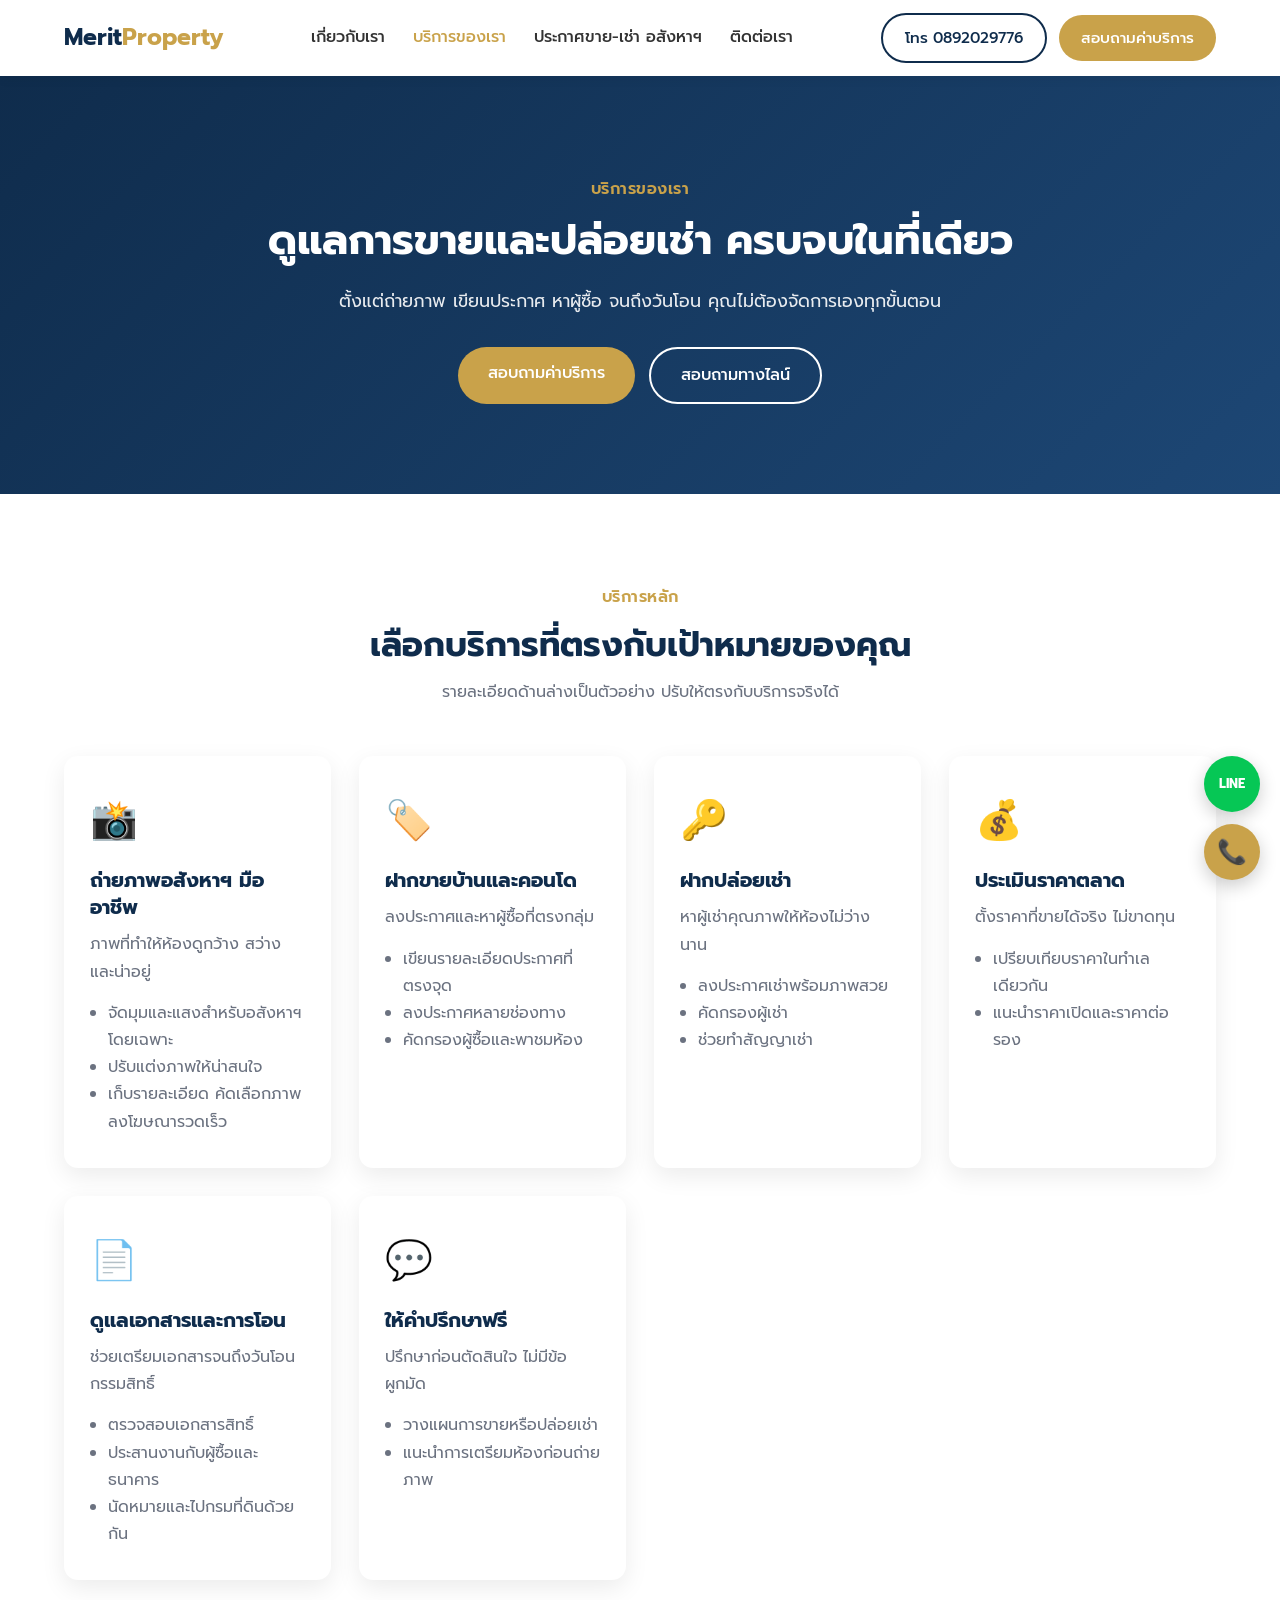
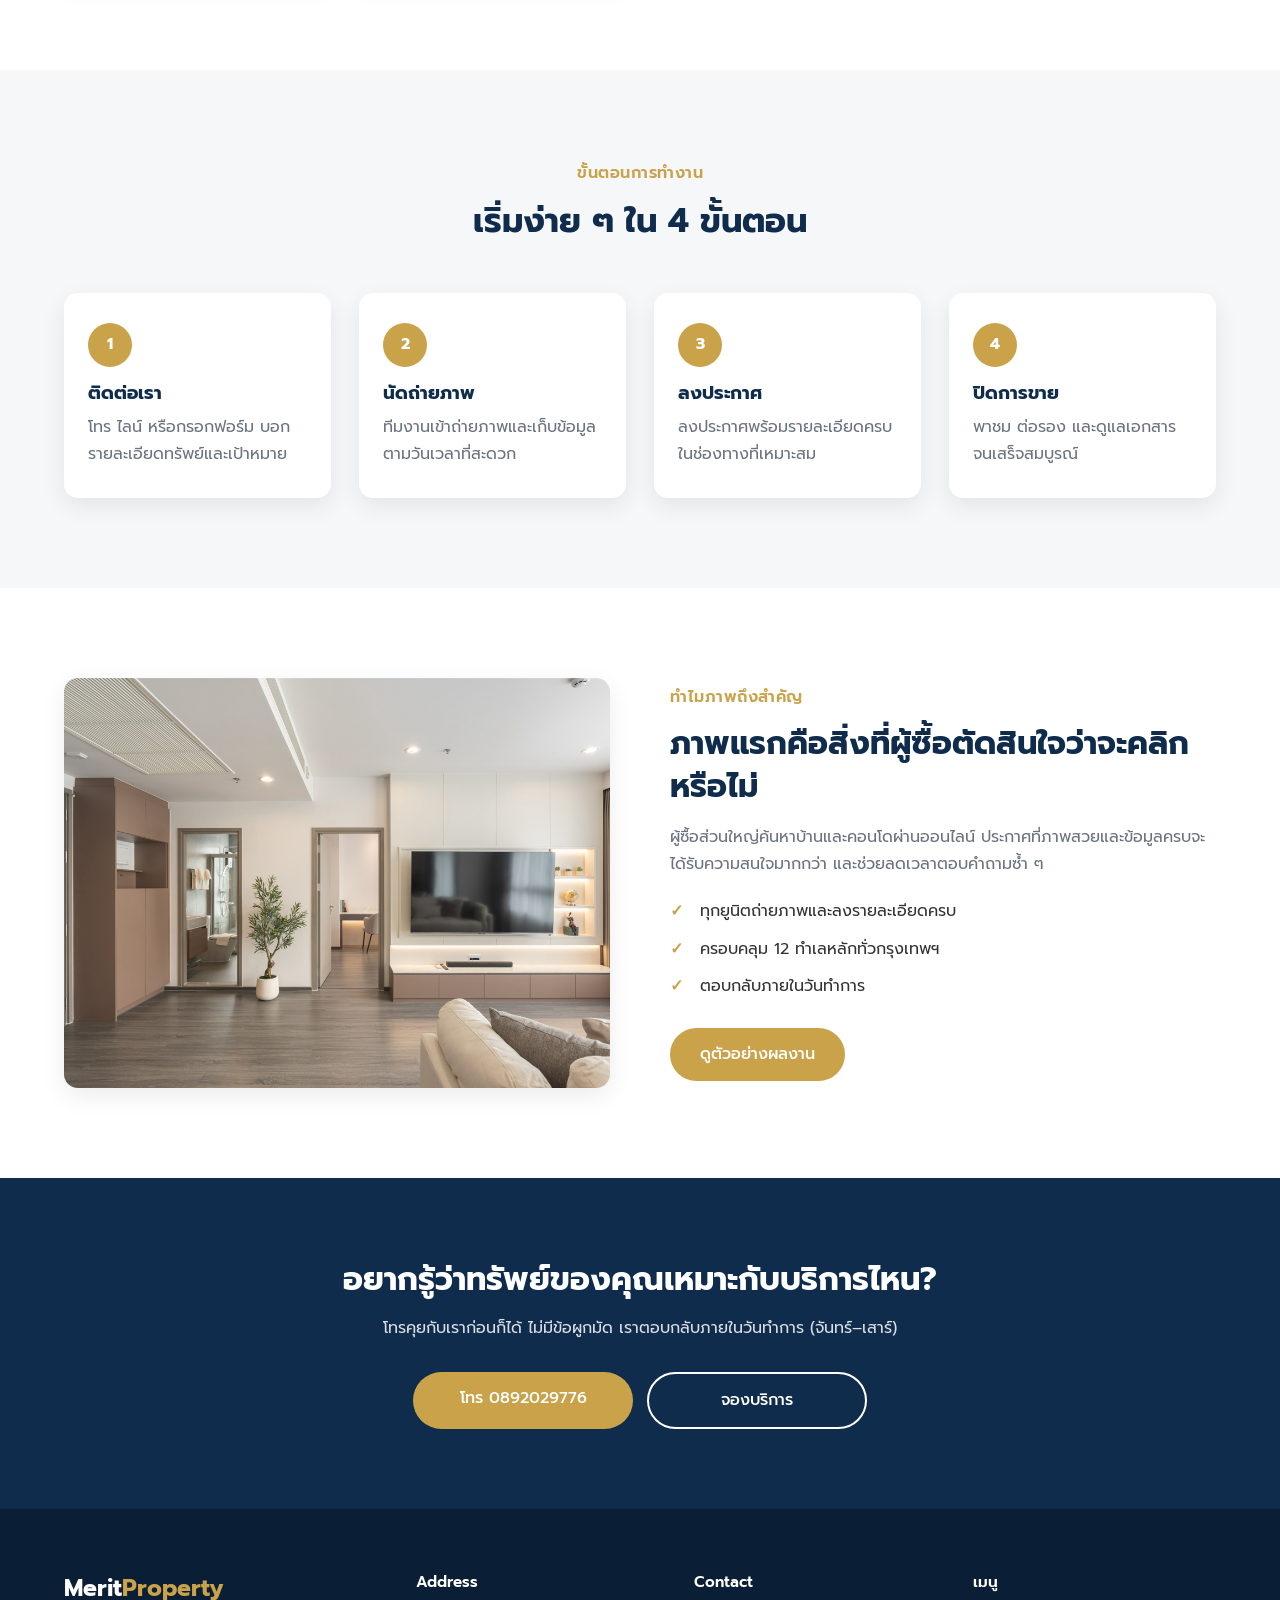
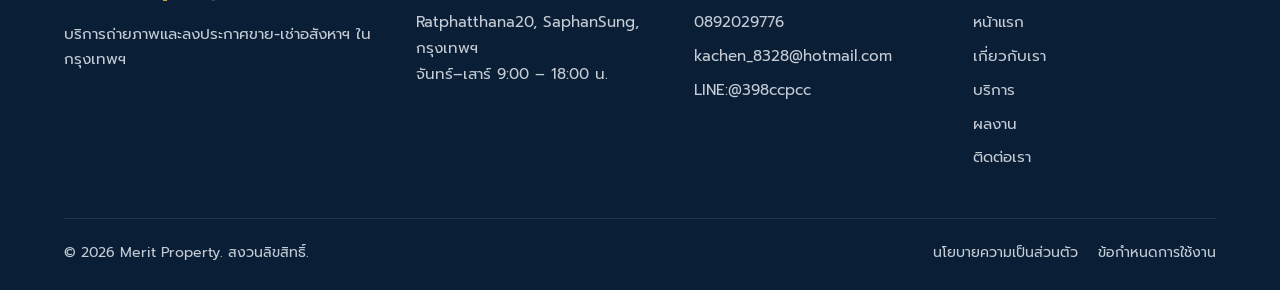
<file: services.html>
<!DOCTYPE html>
<html lang="th">
<head>
  <meta charset="UTF-8" />
  <meta name="viewport" content="width=device-width, initial-scale=1.0" />
  <title>บริการของเรา | Merit Property</title>
  <meta name="description" content="บริการถ่ายภาพอสังหาฯ มืออาชีพ ลงประกาศขายและเช่า บ้านและคอนโด ดูแลจนปิดการขาย ใน 12 ทำเลหลักทั่วกรุงเทพฯ" />
  <link href="https://fonts.googleapis.com/css2?family=Prompt:wght@300;400;500;600;700&display=swap" rel="stylesheet" />
  <link rel="stylesheet" href="style.css" />
</head>
<body>
<style>
    :root{
      --primary:#0f2c4c; --primary-dark:#0a1f36; --accent:#c9a24a; --accent-dark:#b08a35;
      --light:#f6f7f9; --text:#333; --muted:#6b7280; --white:#fff;
      --radius:14px; --shadow:0 8px 24px rgba(0,0,0,.08);
    }
    *{margin:0;padding:0;box-sizing:border-box}
    html{scroll-behavior:smooth}
    body{font-family:'Prompt',sans-serif;color:var(--text);line-height:1.7;background:var(--white)}
    a{text-decoration:none;color:inherit}
    .container{width:90%;max-width:1200px;margin:auto}
    section{padding:90px 0}
    .eyebrow{display:inline-block;color:var(--accent);font-weight:600;letter-spacing:.5px;margin-bottom:10px}
    h1,h2,h3{color:var(--primary);line-height:1.35}
    .btn{display:inline-block;padding:13px 30px;border-radius:50px;font-weight:500;transition:.3s;cursor:pointer;border:none;font-family:inherit;font-size:1rem;text-align:center}
    .btn-primary{background:var(--accent);color:var(--white)}
    .btn-primary:hover{background:var(--accent-dark);transform:translateY(-2px)}
    .btn-outline{border:2px solid var(--primary);color:var(--primary);background:transparent}
    .btn-outline:hover{background:var(--primary);color:var(--white)}
    .btn-light{border:2px solid var(--white);color:var(--white)}
    .btn-light:hover{background:var(--white);color:var(--primary)}

    /* ===== Header ===== */
    header{position:sticky;top:0;z-index:1000;background:var(--white);box-shadow:0 2px 12px rgba(0,0,0,.06)}
    nav{display:flex;justify-content:space-between;align-items:center;height:76px;gap:20px}
    .logo{font-size:1.45rem;font-weight:700;color:var(--primary)}
    .logo b{color:var(--accent)}
    .nav-links{display:flex;gap:28px;list-style:none}
    .nav-links a{font-weight:500;transition:.3s}
    .nav-links a:hover,.nav-links a.active{color:var(--accent)}
    .nav-actions{display:flex;gap:12px;align-items:center}
    .nav-actions .btn{padding:10px 22px;font-size:.95rem}
    .menu-toggle{display:none;font-size:1.8rem;background:none;border:none;cursor:pointer;color:var(--primary)}

    /* ===== Hero ===== */
    .hero{background:linear-gradient(135deg,var(--primary),#1d4775);color:var(--white);text-align:center;padding:100px 0 90px}
    .hero .eyebrow{color:var(--accent)}
    .hero h1{color:var(--white);font-size:2.6rem;margin-bottom:18px}
    .hero p{max-width:720px;margin:0 auto 30px;opacity:.9;font-size:1.1rem}
    .hero p a{color:var(--accent);font-weight:600;text-decoration:underline}
    .hero-buttons{display:flex;gap:14px;justify-content:center;flex-wrap:wrap}

    /* ===== Contact ===== */
    .contact-wrap{display:grid;grid-template-columns:1fr 1.25fr;gap:50px;align-items:start}
    .contact-text h2{font-size:2rem;margin-bottom:8px}
    .contact-text p{color:var(--muted);margin-bottom:28px}
    .info-item{display:flex;gap:14px;align-items:flex-start;margin-bottom:18px}
    .info-item .ic{width:46px;height:46px;flex-shrink:0;border-radius:12px;background:var(--light);display:flex;align-items:center;justify-content:center;font-size:1.25rem}
    .info-item small{display:block;color:var(--muted);font-size:.85rem}
    .info-item a{word-break:break-all}
    .info-item a:hover{color:var(--accent)}
    .map{margin-top:24px;border-radius:var(--radius);overflow:hidden;box-shadow:var(--shadow)}
    .map iframe{width:100%;height:260px;border:0;display:block}

    .contact-form{background:var(--white);padding:40px;border-radius:var(--radius);box-shadow:var(--shadow);border:1px solid #eee}
    .form-row{display:grid;grid-template-columns:1fr 1fr;gap:16px}
    .form-group{margin-bottom:18px}
    .form-group label{display:block;margin-bottom:6px;font-weight:500;font-size:.95rem}
    .form-group label .req{color:#d14343}
    .form-group input,.form-group select,.form-group textarea{width:100%;padding:12px 15px;border:1px solid #ddd;border-radius:8px;font-family:inherit;font-size:1rem;transition:.3s;background:var(--white)}
    .form-group input:focus,.form-group select:focus,.form-group textarea:focus{outline:none;border-color:var(--accent);box-shadow:0 0 0 3px rgba(201,162,74,.15)}
    .form-note{font-size:.85rem;color:var(--muted);margin-top:12px;text-align:center}
    .form-msg{margin-top:15px;padding:12px;border-radius:8px;display:none}
    .form-msg.success{display:block;background:#e7f6ec;color:#1e7b3a}
    .form-msg.error{display:block;background:#fdeaea;color:#b42318}

    /* ===== Service Area ===== */
    .area{background:var(--light);text-align:center}
    .area h2{font-size:2rem;margin-bottom:14px}
    .area p{max-width:720px;margin:0 auto 30px;color:var(--muted)}
    .chips{display:flex;flex-wrap:wrap;gap:10px;justify-content:center;margin-bottom:35px}
    .chip{background:var(--white);border:1px solid #e3e3e3;padding:8px 18px;border-radius:30px;font-size:.95rem}
    .chip.main{border-color:var(--accent);color:var(--primary);font-weight:500}

    /* ===== FAQ ===== */
    .faq-wrap{display:grid;grid-template-columns:1fr 1.4fr;gap:50px}
    .faq-intro h2{font-size:2rem;margin-bottom:14px}
    .faq-intro p{color:var(--muted);margin-bottom:24px}
    .faq-intro .info-item a{font-weight:500}
    details{border:1px solid #e6e6e6;border-radius:10px;margin-bottom:12px;background:var(--white);transition:.3s}
    details[open]{border-color:var(--accent);box-shadow:var(--shadow)}
    summary{padding:18px 22px;cursor:pointer;font-weight:500;color:var(--primary);list-style:none;display:flex;justify-content:space-between;align-items:center;gap:10px}
    summary::-webkit-details-marker{display:none}
    summary::after{content:"+";font-size:1.5rem;color:var(--accent);transition:.3s;flex-shrink:0}
    details[open] summary::after{transform:rotate(45deg)}
    details .answer{padding:0 22px 18px;color:var(--muted)}

    /* ===== CTA ===== */
    .cta{background:var(--primary);color:var(--white);text-align:center;padding:80px 0}
    .cta h2{color:var(--white);font-size:2rem;margin-bottom:14px}
    .cta p{opacity:.85;max-width:650px;margin:0 auto 30px}
    .cta .hero-buttons .btn{min-width:220px;word-break:break-all}

    /* ===== Footer ===== */
    footer{background:var(--primary-dark);color:#c5ccd6;padding:60px 0 25px;font-size:.95rem}
    .footer-grid{display:grid;grid-template-columns:1.3fr 1fr 1fr 1fr;gap:35px;margin-bottom:40px}
    footer .logo{color:var(--white);display:inline-block;margin-bottom:12px}
    footer h4{color:var(--white);margin-bottom:14px;font-weight:600}
    footer ul{list-style:none}
    footer li{margin-bottom:8px;word-break:break-all}
    footer a:hover{color:var(--accent)}
    .footer-bottom{border-top:1px solid rgba(255,255,255,.1);padding-top:22px;display:flex;justify-content:space-between;flex-wrap:wrap;gap:12px;font-size:.88rem}
    .footer-bottom .links{display:flex;gap:20px}

    /* ===== Floating Buttons ===== */
    .float-btns{position:fixed;right:20px;bottom:20px;display:flex;flex-direction:column;gap:12px;z-index:999}
    .float-btns a{width:56px;height:56px;border-radius:50%;display:flex;align-items:center;justify-content:center;color:var(--white);font-weight:700;box-shadow:0 6px 18px rgba(0,0,0,.2);transition:.3s;font-size:.8rem}
    .float-btns a:hover{transform:scale(1.1)}
    .float-line{background:#06c755}
    .float-call{background:var(--accent);font-size:1.5rem!important}

    /* ===== Responsive ===== */
    @media (max-width:992px){
      .contact-wrap,.faq-wrap{grid-template-columns:1fr}
      .footer-grid{grid-template-columns:1fr 1fr}
      .hero h1{font-size:2.1rem}
    }
    @media (max-width:820px){
      .menu-toggle{display:block}
      .nav-actions .btn-outline{display:none}
      .nav-links{position:absolute;top:76px;left:0;width:100%;flex-direction:column;background:var(--white);text-align:center;gap:0;display:none;box-shadow:0 10px 20px rgba(0,0,0,.08)}
      .nav-links.show{display:flex}
      .nav-links li{padding:14px 0;border-top:1px solid #f0f0f0}
    }
    @media (max-width:600px){
      section{padding:65px 0}
      .form-row{grid-template-columns:1fr}
      .contact-form{padding:28px 22px}
      .footer-grid{grid-template-columns:1fr}
      .nav-actions .btn{padding:9px 16px;font-size:.88rem}
    }
  </style>
  <header>
    <div class="container">
      <nav>
        <a href="index.html" class="logo">Merit<b>Property</b></a>
        <ul class="nav-links" id="navLinks">
          <li><a href="about.html">เกี่ยวกับเรา</a></li>
          <li><a href="services.html">บริการของเรา</a></li>
          <li><a href="portfolio.html">ประกาศขาย-เช่า อสังหาฯ</a></li>
          <li><a href="contact.html">ติดต่อเรา</a></li>
        </ul>
        <div class="nav-actions">
          <a class="btn btn-outline js-tel">โทร <span class="js-phone"></span></a>
          <a href="contact.html#contact-form" class="btn btn-primary">สอบถามค่าบริการ</a>
          <button class="menu-toggle" id="menuToggle" aria-label="เมนู">☰</button>
        </div>
      </nav>
    </div>
  </header>

  <section class="hero">
    <div class="container">
      <span class="eyebrow">บริการของเรา</span>
      <h1>ดูแลการขายและปล่อยเช่า ครบจบในที่เดียว</h1>
      <p>ตั้งแต่ถ่ายภาพ เขียนประกาศ หาผู้ซื้อ จนถึงวันโอน คุณไม่ต้องจัดการเองทุกขั้นตอน</p>
      <div class="hero-buttons">
        <a href="contact.html#contact-form" class="btn btn-primary">สอบถามค่าบริการ</a>
        <a class="btn btn-light js-line" target="_blank" rel="noopener">สอบถามทางไลน์</a>
      </div>
    </div>
  </section>

  <!-- ===== Services ===== -->
  <section>
    <div class="container">
      <div class="section-title">
        <span class="eyebrow">บริการหลัก</span>
        <h2>เลือกบริการที่ตรงกับเป้าหมายของคุณ</h2>
        <p>รายละเอียดด้านล่างเป็นตัวอย่าง ปรับให้ตรงกับบริการจริงได้</p>
      </div>
      <div class="grid">
        <div class="card">
          <div class="icon">📸</div>
          <h3>ถ่ายภาพอสังหาฯ มืออาชีพ</h3>
          <p>ภาพที่ทำให้ห้องดูกว้าง สว่าง และน่าอยู่</p>
          <ul><li>จัดมุมและแสงสำหรับอสังหาฯ โดยเฉพาะ</li><li>ปรับแต่งภาพให้น่าสนใจ</li><li>เก็บรายละเอียด ค้ดเลือกภาพลงโฆษณารวดเร็ว</li></ul>
        </div>
        <div class="card">
          <div class="icon">🏷️</div>
          <h3>ฝากขายบ้านและคอนโด</h3>
          <p>ลงประกาศและหาผู้ซื้อที่ตรงกลุ่ม</p>
          <ul><li>เขียนรายละเอียดประกาศที่ตรงจุด</li><li>ลงประกาศหลายช่องทาง</li><li>คัดกรองผู้ซื้อและพาชมห้อง</li></ul>
        </div>
        <div class="card">
          <div class="icon">🔑</div>
          <h3>ฝากปล่อยเช่า</h3>
          <p>หาผู้เช่าคุณภาพให้ห้องไม่ว่างนาน</p>
          <ul><li>ลงประกาศเช่าพร้อมภาพสวย</li><li>คัดกรองผู้เช่า</li><li>ช่วยทำสัญญาเช่า</li></ul>
        </div>
        <div class="card">
          <div class="icon">💰</div>
          <h3>ประเมินราคาตลาด</h3>
          <p>ตั้งราคาที่ขายได้จริง ไม่ขาดทุน</p>
          <ul><li>เปรียบเทียบราคาในทำเลเดียวกัน</li><li>แนะนำราคาเปิดและราคาต่อรอง</li></ul>
        </div>
        <div class="card">
          <div class="icon">📄</div>
          <h3>ดูแลเอกสารและการโอน</h3>
          <p>ช่วยเตรียมเอกสารจนถึงวันโอนกรรมสิทธิ์</p>
          <ul><li>ตรวจสอบเอกสารสิทธิ์</li><li>ประสานงานกับผู้ซื้อและธนาคาร</li><li>นัดหมายและไปกรมที่ดินด้วยกัน</li></ul>
        </div>
        <div class="card">
          <div class="icon">💬</div>
          <h3>ให้คำปรึกษาฟรี</h3>
          <p>ปรึกษาก่อนตัดสินใจ ไม่มีข้อผูกมัด</p>
          <ul><li>วางแผนการขายหรือปล่อยเช่า</li><li>แนะนำการเตรียมห้องก่อนถ่ายภาพ</li></ul>
        </div>
      </div>
    </div>
  </section>

  <!-- ===== Process ===== -->
  <section class="bg-light">
    <div class="container">
      <div class="section-title">
        <span class="eyebrow">ขั้นตอนการทำงาน</span>
        <h2>เริ่มง่าย ๆ ใน 4 ขั้นตอน</h2>
      </div>
      <div class="steps">
        <div class="step"><h3>ติดต่อเรา</h3><p>โทร ไลน์ หรือกรอกฟอร์ม บอกรายละเอียดทรัพย์และเป้าหมาย</p></div>
        <div class="step"><h3>นัดถ่ายภาพ</h3><p>ทีมงานเข้าถ่ายภาพและเก็บข้อมูลตามวันเวลาที่สะดวก</p></div>
        <div class="step"><h3>ลงประกาศ</h3><p>ลงประกาศพร้อมรายละเอียดครบในช่องทางที่เหมาะสม</p></div>
        <div class="step"><h3>ปิดการขาย</h3><p>พาชม ต่อรอง และดูแลเอกสารจนเสร็จสมบูรณ์</p></div>
      </div>
    </div>
  </section>

  <!-- ===== Why ===== -->
  <section>
    <div class="container split">
      <img src="propertyphotos/cover/service/idoskvpr4-2.jpg" alt="ภาพห้องคอนโดที่ถ่ายอย่างมืออาชีพ" loading="lazy" />
      <div>
        <span class="eyebrow">ทำไมภาพถึงสำคัญ</span>
        <h2>ภาพแรกคือสิ่งที่ผู้ซื้อตัดสินใจว่าจะคลิกหรือไม่</h2>
        <p>ผู้ซื้อส่วนใหญ่ค้นหาบ้านและคอนโดผ่านออนไลน์ ประกาศที่ภาพสวยและข้อมูลครบจะได้รับความสนใจมากกว่า และช่วยลดเวลาตอบคำถามซ้ำ ๆ</p>
        <ul class="check-list">
          <li>ทุกยูนิตถ่ายภาพและลงรายละเอียดครบ</li>
          <li>ครอบคลุม 12 ทำเลหลักทั่วกรุงเทพฯ</li>
          <li>ตอบกลับภายในวันทำการ</li>
        </ul>
        <a href="portfolio.html" class="btn btn-primary">ดูตัวอย่างผลงาน</a>
      </div>
    </div>
  </section>

  <section class="cta">
    <div class="container">
      <h2>อยากรู้ว่าทรัพย์ของคุณเหมาะกับบริการไหน?</h2>
      <p>โทรคุยกับเราก่อนก็ได้ ไม่มีข้อผูกมัด เราตอบกลับภายในวันทำการ (จันทร์–เสาร์)</p>
      <div class="hero-buttons">
        <a class="btn btn-primary js-tel">โทร <span class="js-phone"></span></a>
        <a href="contact.html#contact-form" class="btn btn-light">จองบริการ</a>
      </div>
    </div>
  </section>

  <footer>
    <div class="container">
      <div class="footer-grid">
        <div>
          <a href="index.html" class="logo">Merit<b style="color:var(--accent)">Property</b></a>
          <p>บริการถ่ายภาพและลงประกาศขาย-เช่าอสังหาฯ ในกรุงเทพฯ</p>
        </div>
        <div>
          <h4>Address</h4>
          <p>Ratphatthana20, SaphanSung, กรุงเทพฯ</p>
          <p>จันทร์–เสาร์ 9:00 – 18:00 น.</p>
        </div>
        <div>
          <h4>Contact</h4>
          <ul>
            <li><a class="js-tel"><span class="js-phone"></span></a></li>
            <li><a class="js-mail"><span class="js-email"></span></a></li>
            <li><a class="js-line" target="_blank" rel="noopener">LINE:@398ccpcc</a></li>
          </ul>
        </div>
        <div>
          <h4>เมนู</h4>
          <ul>
            <li><a href="index.html">หน้าแรก</a></li>
            <li><a href="about.html">เกี่ยวกับเรา</a></li>
            <li><a href="services.html">บริการ</a></li>
            <li><a href="portfolio.html">ผลงาน</a></li>
            <li><a href="contact.html">ติดต่อเรา</a></li>
          </ul>
        </div>
      </div>
      <div class="footer-bottom">
        <span>© <span id="year"></span> Merit Property. สงวนลิขสิทธิ์.</span>
        <div class="links"><a href="privacy.html">นโยบายความเป็นส่วนตัว</a><a href="terms.html">ข้อกำหนดการใช้งาน</a></div>
      </div>
    </div>
  </footer>

  <div class="float-btns">
    <a class="float-line js-line" target="_blank" rel="noopener" aria-label="LINE">LINE</a>
    <a class="float-call js-tel" aria-label="โทร">📞</a>
  </div>

  <script src="main.js"></script>
</body>
</html>
</file>
<file: style.css>
:root{
  --primary:#0f2c4c; --primary-dark:#0a1f36; --accent:#c9a24a; --accent-dark:#b08a35;
  --light:#f6f7f9; --text:#333; --muted:#6b7280; --white:#fff;
  --radius:14px; --shadow:0 8px 24px rgba(0,0,0,.08);
}
*{margin:0;padding:0;box-sizing:border-box}
html{scroll-behavior:smooth}
body{font-family:'Prompt',sans-serif;color:var(--text);line-height:1.7;background:var(--white)}
a{text-decoration:none;color:inherit}
img{max-width:100%;display:block}
.container{width:90%;max-width:1200px;margin:auto}
section{padding:90px 0}
.bg-light{background:var(--light)}
.eyebrow{display:inline-block;color:var(--accent);font-weight:600;letter-spacing:.5px;margin-bottom:10px}
h1,h2,h3{color:var(--primary);line-height:1.35}
.btn{display:inline-block;padding:13px 30px;border-radius:50px;font-weight:500;transition:.3s;cursor:pointer;border:none;font-family:inherit;font-size:1rem;text-align:center}
.btn-primary{background:var(--accent);color:var(--white)}
.btn-primary:hover{background:var(--accent-dark);transform:translateY(-2px)}
.btn-outline{border:2px solid var(--primary);color:var(--primary);background:transparent}
.btn-outline:hover{background:var(--primary);color:var(--white)}
.btn-light{border:2px solid var(--white);color:var(--white)}
.btn-light:hover{background:var(--white);color:var(--primary)}

/* ===== Header ===== */
header{position:sticky;top:0;z-index:1000;background:var(--white);box-shadow:0 2px 12px rgba(0,0,0,.06)}
nav{display:flex;justify-content:space-between;align-items:center;height:76px;gap:20px}
.logo{font-size:1.45rem;font-weight:700;color:var(--primary)}
.logo b{color:var(--accent)}
.nav-links{display:flex;gap:28px;list-style:none}
.nav-links a{font-weight:500;transition:.3s}
.nav-links a:hover,.nav-links a.active{color:var(--accent)}
.nav-actions{display:flex;gap:12px;align-items:center}
.nav-actions .btn{padding:10px 22px;font-size:.95rem}
.menu-toggle{display:none;font-size:1.8rem;background:none;border:none;cursor:pointer;color:var(--primary)}

/* ===== Hero (หน้าย่อย) ===== */
.hero{background:linear-gradient(135deg,var(--primary),#1d4775);color:var(--white);text-align:center;padding:100px 0 90px}
.hero h1{color:var(--white);font-size:2.6rem;margin-bottom:18px}
.hero p{max-width:720px;margin:0 auto 30px;opacity:.9;font-size:1.1rem}
.hero p a{color:var(--accent);font-weight:600;text-decoration:underline}
.hero-buttons{display:flex;gap:14px;justify-content:center;flex-wrap:wrap}

/* ===== Hero (หน้าแรก) ===== */
.home-hero{min-height:88vh;display:flex;align-items:center;color:var(--white);
  background:linear-gradient(90deg,rgba(15,44,76,.93) 0%,rgba(15,44,76,.65) 55%,rgba(15,44,76,.25) 100%),
  url('https://images.unsplash.com/photo-1545324418-cc1a3fa10c00?w=1600') center/cover no-repeat}
.home-hero .content{max-width:650px}
.home-hero h1{color:var(--white);font-size:3rem;margin-bottom:18px}
.home-hero h1 span{color:var(--accent)}
.home-hero p{font-size:1.15rem;opacity:.9;margin-bottom:32px}
.home-hero .hero-buttons{justify-content:flex-start}

/* ===== Section title ===== */
.section-title{text-align:center;max-width:720px;margin:0 auto 50px}
.section-title h2{font-size:2.1rem;margin-bottom:12px}
.section-title p{color:var(--muted)}
.center{text-align:center;margin-top:40px}

/* ===== Cards ===== */
.grid{display:grid;grid-template-columns:repeat(auto-fit,minmax(260px,1fr));gap:28px}
.card{background:var(--white);border-radius:var(--radius);box-shadow:var(--shadow);padding:32px 26px;transition:.3s}
.card:hover{transform:translateY(-6px)}
.card .icon{font-size:2.4rem;margin-bottom:14px}
.card h3{margin-bottom:10px;font-size:1.25rem}
.card p{color:var(--muted)}
.card ul{margin-top:14px;padding-left:18px;color:var(--muted)}

/* ===== Split (รูป + ข้อความ) ===== */
.split{display:grid;grid-template-columns:1fr 1fr;gap:60px;align-items:center}
.split img{width:100%;border-radius:var(--radius);box-shadow:var(--shadow);aspect-ratio:4/3;object-fit:cover}
.split h2{font-size:2rem;margin-bottom:16px}
.split p{color:var(--muted);margin-bottom:16px}
.check-list{list-style:none;margin:20px 0 28px}
.check-list li{padding-left:30px;position:relative;margin-bottom:10px}
.check-list li::before{content:"✓";position:absolute;left:0;color:var(--accent);font-weight:700}

/* ===== Stats ===== */
.stats{display:grid;grid-template-columns:repeat(4,1fr);gap:20px;text-align:center}
.stat b{display:block;font-size:2.4rem;color:var(--accent);line-height:1.2}
.stat span{color:var(--muted)}

/* ===== Steps ===== */
.steps{counter-reset:step;display:grid;grid-template-columns:repeat(auto-fit,minmax(220px,1fr));gap:28px}
.step{padding:30px 24px;background:var(--white);border-radius:var(--radius);box-shadow:var(--shadow)}
.step::before{counter-increment:step;content:counter(step);width:44px;height:44px;border-radius:50%;background:var(--accent);color:var(--white);display:flex;align-items:center;justify-content:center;font-weight:700;margin-bottom:14px}
.step h3{font-size:1.15rem;margin-bottom:8px}
.step p{color:var(--muted)}

/* ===== Portfolio ===== */
.filters{display:flex;gap:10px;justify-content:center;flex-wrap:wrap;margin-bottom:35px}
.filter-btn{padding:8px 20px;border-radius:30px;border:1px solid #ddd;background:var(--white);cursor:pointer;font-family:inherit;font-size:.95rem;transition:.3s}
.filter-btn.active,.filter-btn:hover{background:var(--primary);color:var(--white);border-color:var(--primary)}
.work{background:var(--white);border-radius:var(--radius);overflow:hidden;box-shadow:var(--shadow);transition:.3s}
.work:hover{transform:translateY(-6px)}
.work.hide{display:none}
.work-img{position:relative;height:230px}
.work-img img{width:100%;height:100%;object-fit:cover}
.tag{position:absolute;top:14px;left:14px;background:var(--accent);color:var(--white);padding:4px 14px;border-radius:20px;font-size:.85rem}
.work-body{padding:20px 22px}
.work-body h3{font-size:1.15rem;margin-bottom:4px}
.work-body .loc{color:var(--muted);font-size:.9rem;margin-bottom:10px}
.work-body .meta{display:flex;gap:14px;flex-wrap:wrap;font-size:.9rem;color:#555}

/* ===== Testimonials ===== */
.quote{background:var(--white);border-radius:var(--radius);box-shadow:var(--shadow);padding:30px}
.quote p{font-style:italic;color:#555;margin-bottom:16px}
.quote b{color:var(--primary)}
.quote small{display:block;color:var(--muted)}

/* ===== Contact ===== */
.contact-wrap{display:grid;grid-template-columns:1fr 1.25fr;gap:50px;align-items:start}
.contact-text h2{font-size:2rem;margin-bottom:8px}
.contact-text p{color:var(--muted);margin-bottom:28px}
.info-item{display:flex;gap:14px;align-items:flex-start;margin-bottom:18px}
.info-item .ic{width:46px;height:46px;flex-shrink:0;border-radius:12px;background:var(--light);display:flex;align-items:center;justify-content:center;font-size:1.25rem}
.info-item small{display:block;color:var(--muted);font-size:.85rem}
.info-item a{word-break:break-all}
.info-item a:hover{color:var(--accent)}
.map{margin-top:24px;border-radius:var(--radius);overflow:hidden;box-shadow:var(--shadow)}
.map iframe{width:100%;height:260px;border:0;display:block}
.contact-form{background:var(--white);padding:40px;border-radius:var(--radius);box-shadow:var(--shadow);border:1px solid #eee}
.form-row{display:grid;grid-template-columns:1fr 1fr;gap:16px}
.form-group{margin-bottom:18px}
.form-group label{display:block;margin-bottom:6px;font-weight:500;font-size:.95rem}
.form-group label .req{color:#d14343}
.form-group input,.form-group select,.form-group textarea{width:100%;padding:12px 15px;border:1px solid #ddd;border-radius:8px;font-family:inherit;font-size:1rem;transition:.3s;background:var(--white)}
.form-group input:focus,.form-group select:focus,.form-group textarea:focus{outline:none;border-color:var(--accent);box-shadow:0 0 0 3px rgba(201,162,74,.15)}
.form-note{font-size:.85rem;color:var(--muted);margin-top:12px;text-align:center}
.form-msg{margin-top:15px;padding:12px;border-radius:8px;display:none}
.form-msg.success{display:block;background:#e7f6ec;color:#1e7b3a}
.form-msg.error{display:block;background:#fdeaea;color:#b42318}

/* ===== Service Area ===== */
.area{background:var(--light);text-align:center}
.area h2{font-size:2rem;margin-bottom:14px}
.area p{max-width:720px;margin:0 auto 30px;color:var(--muted)}
.chips{display:flex;flex-wrap:wrap;gap:10px;justify-content:center;margin-bottom:35px}
.chip{background:var(--white);border:1px solid #e3e3e3;padding:8px 18px;border-radius:30px;font-size:.95rem}
.chip.main{border-color:var(--accent);color:var(--primary);font-weight:500}

/* ===== FAQ ===== */
.faq-wrap{display:grid;grid-template-columns:1fr 1.4fr;gap:50px}
.faq-intro h2{font-size:2rem;margin-bottom:14px}
.faq-intro p{color:var(--muted);margin-bottom:24px}
.faq-intro .info-item a{font-weight:500}
details{border:1px solid #e6e6e6;border-radius:10px;margin-bottom:12px;background:var(--white);transition:.3s}
details[open]{border-color:var(--accent);box-shadow:var(--shadow)}
summary{padding:18px 22px;cursor:pointer;font-weight:500;color:var(--primary);list-style:none;display:flex;justify-content:space-between;align-items:center;gap:10px}
summary::-webkit-details-marker{display:none}
summary::after{content:"+";font-size:1.5rem;color:var(--accent);transition:.3s;flex-shrink:0}
details[open] summary::after{transform:rotate(45deg)}
details .answer{padding:0 22px 18px;color:var(--muted)}

/* ===== CTA ===== */
.cta{background:var(--primary);color:var(--white);text-align:center;padding:80px 0}
.cta h2{color:var(--white);font-size:2rem;margin-bottom:14px}
.cta p{opacity:.85;max-width:650px;margin:0 auto 30px}
.cta .hero-buttons .btn{min-width:220px;word-break:break-all}

/* ===== Footer ===== */
footer{background:var(--primary-dark);color:#c5ccd6;padding:60px 0 25px;font-size:.95rem}
.footer-grid{display:grid;grid-template-columns:1.3fr 1fr 1fr 1fr;gap:35px;margin-bottom:40px}
footer .logo{color:var(--white);display:inline-block;margin-bottom:12px}
footer h4{color:var(--white);margin-bottom:14px;font-weight:600}
footer ul{list-style:none}
footer li{margin-bottom:8px;word-break:break-all}
footer a:hover{color:var(--accent)}
.footer-bottom{border-top:1px solid rgba(255,255,255,.1);padding-top:22px;display:flex;justify-content:space-between;flex-wrap:wrap;gap:12px;font-size:.88rem}
.footer-bottom .links{display:flex;gap:20px}

/* ===== Floating Buttons ===== */
.float-btns{position:fixed;right:20px;bottom:20px;display:flex;flex-direction:column;gap:12px;z-index:999}
.float-btns a{width:56px;height:56px;border-radius:50%;display:flex;align-items:center;justify-content:center;color:var(--white);font-weight:700;box-shadow:0 6px 18px rgba(0,0,0,.2);transition:.3s;font-size:.8rem}
.float-btns a:hover{transform:scale(1.1)}
.float-line{background:#06c755}
.float-call{background:var(--accent);font-size:1.5rem!important}

/* ===== Responsive ===== */
@media (max-width:992px){
  .contact-wrap,.faq-wrap,.split{grid-template-columns:1fr}
  .split{gap:35px}
  .footer-grid{grid-template-columns:1fr 1fr}
  .stats{grid-template-columns:repeat(2,1fr);gap:30px}
  .hero h1{font-size:2.1rem}
  .home-hero h1{font-size:2.3rem}
}
@media (max-width:820px){
  .menu-toggle{display:block}
  .nav-actions .btn-outline{display:none}
  .nav-links{position:absolute;top:76px;left:0;width:100%;flex-direction:column;background:var(--white);text-align:center;gap:0;display:none;box-shadow:0 10px 20px rgba(0,0,0,.08)}
  .nav-links.show{display:flex}
  .nav-links li{padding:14px 0;border-top:1px solid #f0f0f0}
}
@media (max-width:600px){
  section{padding:65px 0}
  .form-row{grid-template-columns:1fr}
  .contact-form{padding:28px 22px}
  .footer-grid{grid-template-columns:1fr}
  .nav-actions .btn{padding:9px 16px;font-size:.88rem}
  .home-hero{min-height:75vh}
  .home-hero h1{font-size:1.9rem}
}
</file>
